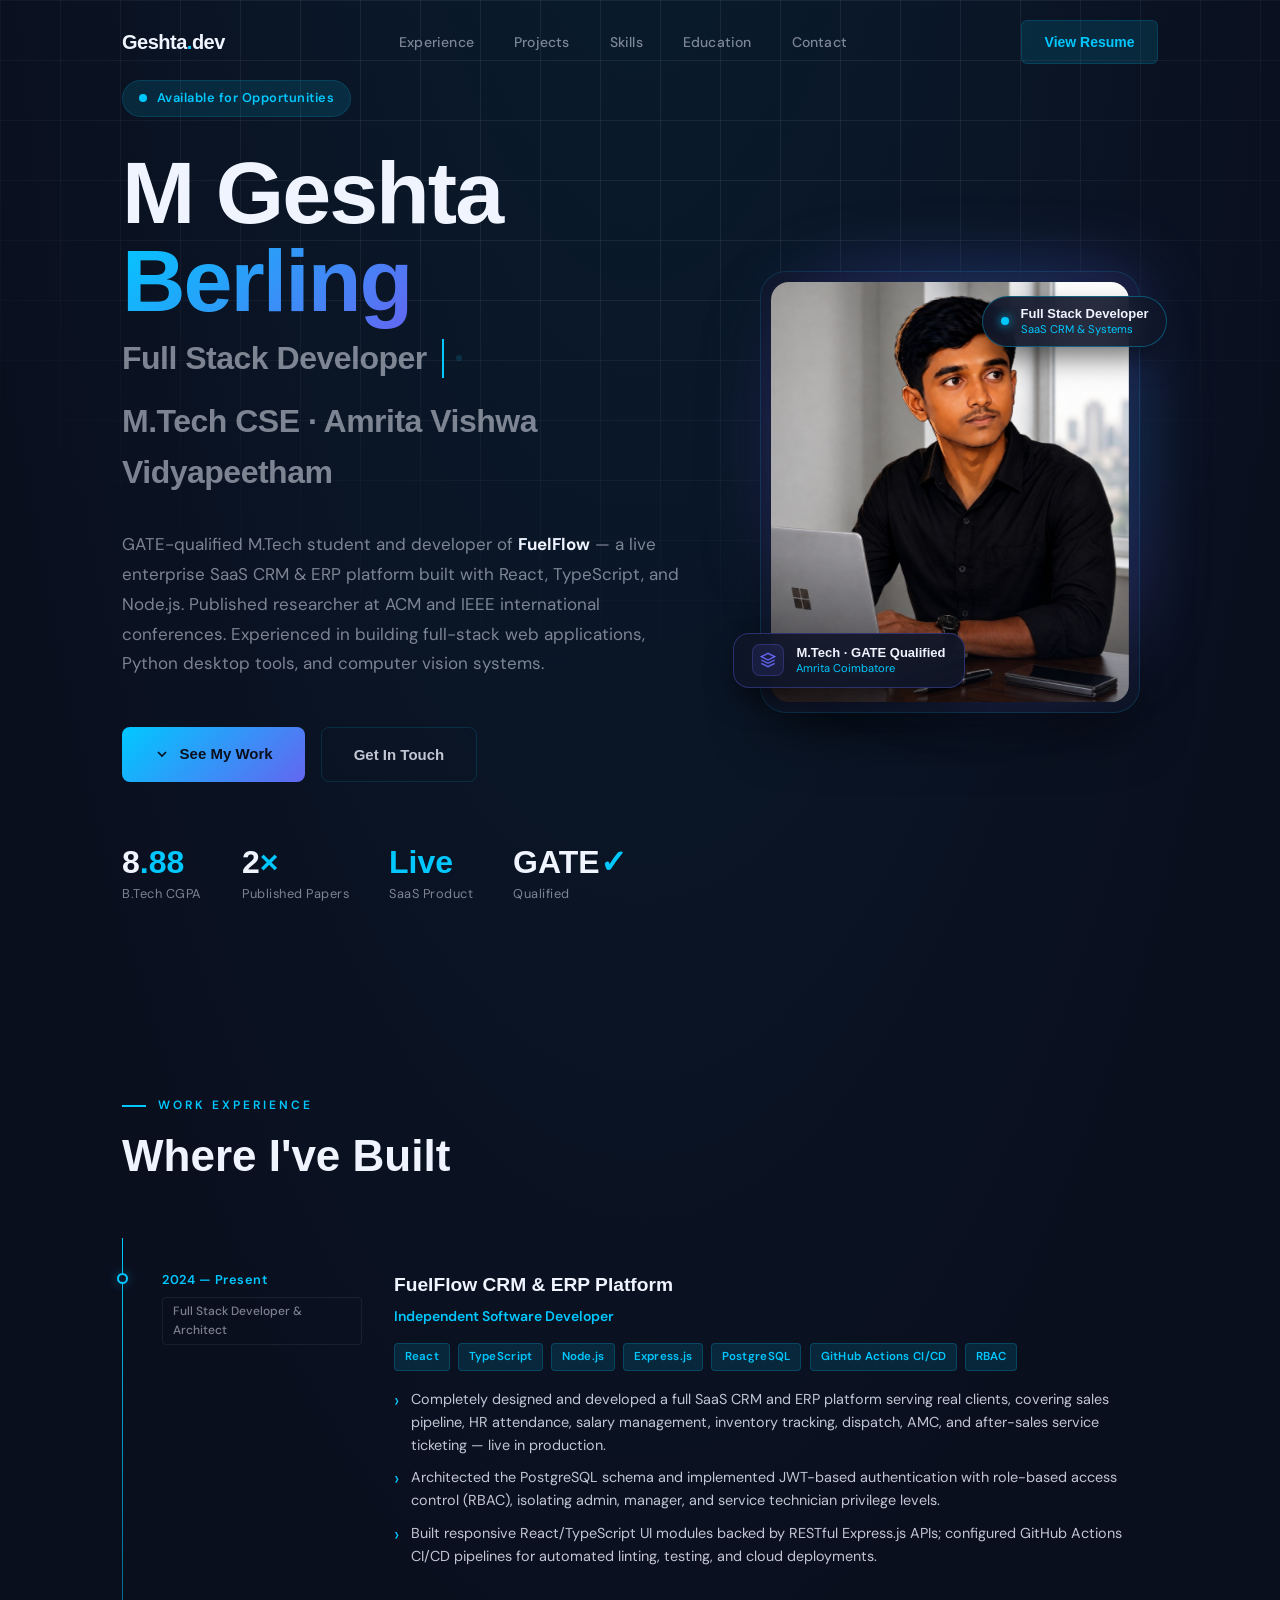
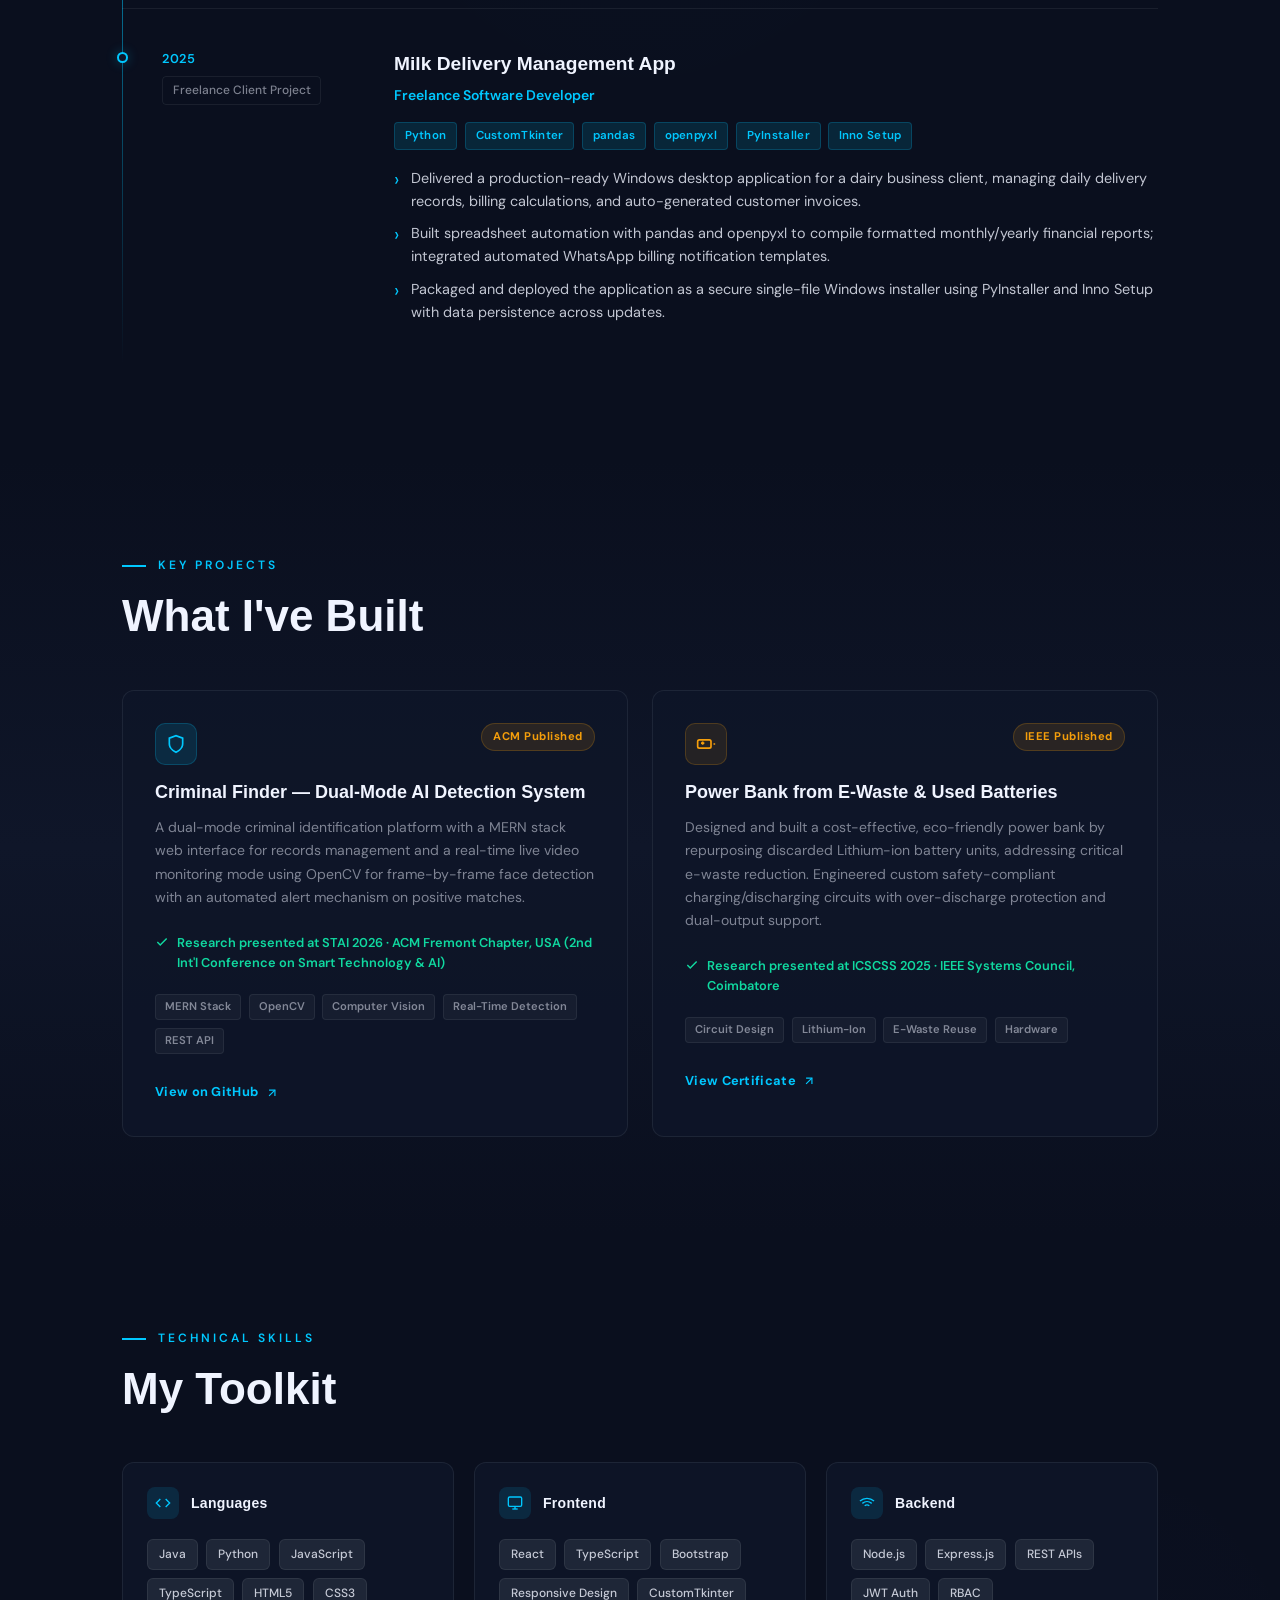
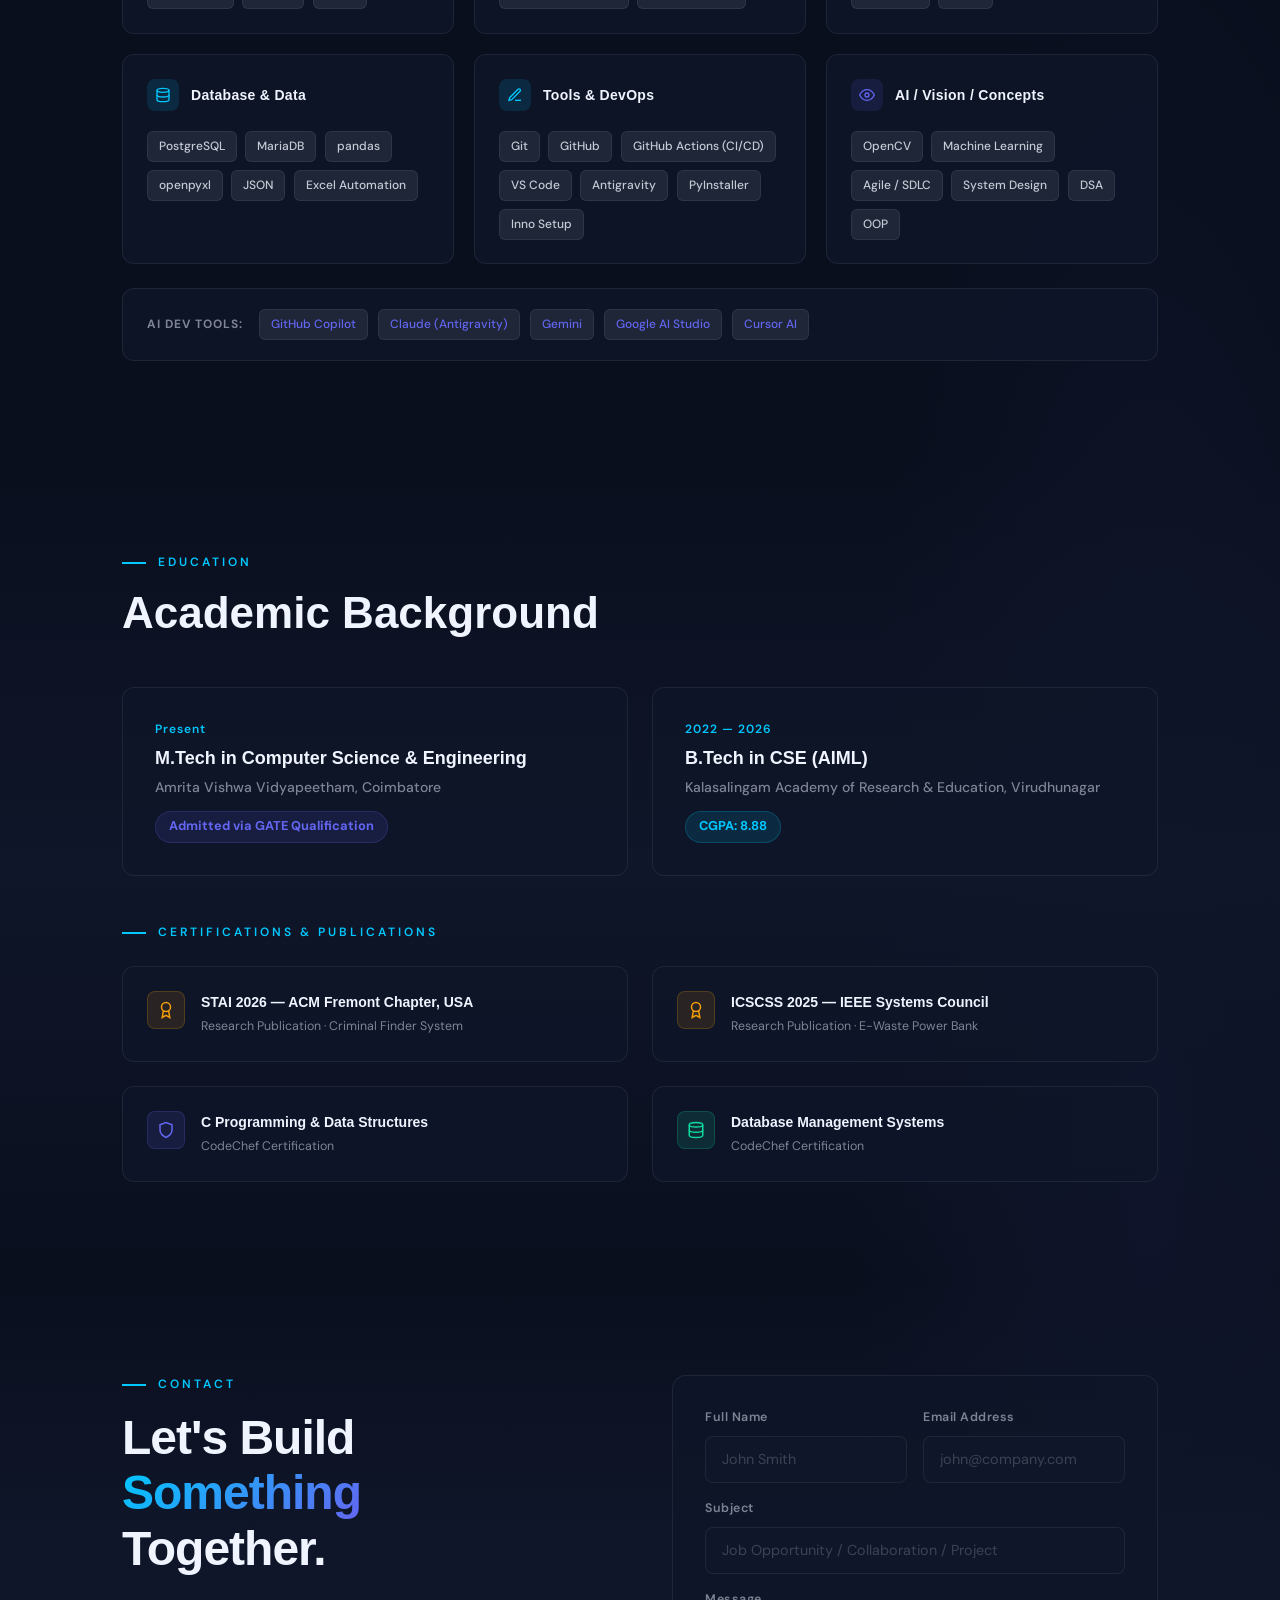
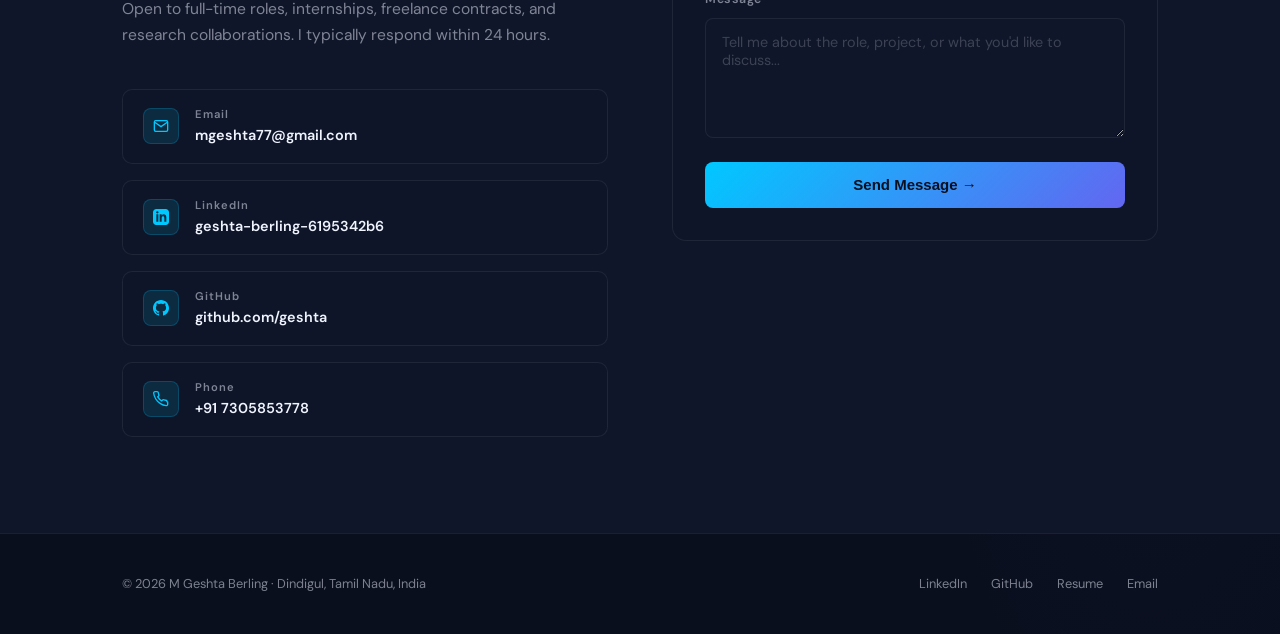
<file: index.html>
<!DOCTYPE html>
<html lang="en">
<head>
  <meta charset="UTF-8">
  <meta name="viewport" content="width=device-width, initial-scale=1.0">
  <title>M Geshta Berling | Full Stack Developer & AIML Engineer</title>
  <meta name="description" content="M Geshta Berling — Full Stack Developer (React, Node.js, PostgreSQL), Desktop App Engineer (Python), and M.Tech student at Amrita Vishwa Vidyapeetham. GATE qualified.">
  <meta property="og:title" content="M Geshta Berling | Full Stack Developer">
  <meta property="og:description" content="Architect & Developer of FuelFlow SaaS CRM/ERP. Published researcher. M.Tech @ Amrita (GATE). Open to opportunities.">
  <meta property="og:type" content="website">
  <link rel="stylesheet" href="styles/portfolio.css">
  <link rel="icon" href="data:image/svg+xml,<svg xmlns='http://www.w3.org/2000/svg' viewBox='0 0 100 100'><text y='.9em' font-size='90'>⚡</text></svg>">
</head>
<body>

  <!-- ═══════════ NAVIGATION ════════════ -->
  <nav class="nav" id="main-nav">
    <div class="container nav-inner">
      <a href="#" class="nav-logo">
        Geshta<em>.</em>dev
      </a>
      <ul class="nav-links" id="nav-links">
        <li><a href="#experience">Experience</a></li>
        <li><a href="#projects">Projects</a></li>
        <li><a href="#skills">Skills</a></li>
        <li><a href="#education">Education</a></li>
        <li><a href="#contact">Contact</a></li>
      </ul>
      <div class="nav-cta">
        <a href="resume.html" class="btn-nav">View Resume</a>
        <button class="hamburger" id="hamburger" aria-label="Toggle menu">
          <span></span><span></span><span></span>
        </button>
      </div>
    </div>
  </nav>

  <!-- ═══════════ HERO ════════════ -->
  <section class="hero">
    <div class="hero-grid-bg"></div>
    <div class="container">
      <div class="hero-grid">
        <div class="hero-content">
          <div class="hero-tag">
            <span class="hero-tag-dot"></span>
            Available for Opportunities
          </div>

          <h1 class="hero-name">
            M Geshta<br><span>Berling</span>
          </h1>

          <div class="hero-role">
            <span id="typing-text"></span><span class="typing-cursor" style="display:inline-block;width:2px;height:1.2em;background:var(--cyan);margin-left:3px;animation:blink .8s infinite;vertical-align:middle;"></span>
            <span class="hero-role-divider"></span>
            <span>M.Tech CSE · Amrita Vishwa Vidyapeetham</span>
          </div>

          <p class="hero-bio">
            GATE-qualified M.Tech student and developer of <strong style="color:var(--white)">FuelFlow</strong> — a live enterprise SaaS CRM & ERP platform built with React, TypeScript, and Node.js. Published researcher at ACM and IEEE international conferences. Experienced in building full-stack web applications, Python desktop tools, and computer vision systems.
          </p>

          <div class="hero-actions">
            <a href="#experience" class="btn-primary-hero">
              <svg width="16" height="16" viewBox="0 0 24 24" fill="none" stroke="currentColor" stroke-width="2.5"><polyline points="6 9 12 15 18 9"/></svg>
              See My Work
            </a>
            <a href="#contact" class="btn-outline-hero">
              Get In Touch
            </a>
          </div>

          <div class="hero-metrics">
            <div class="metric">
              <span class="metric-value">8<em>.88</em></span>
              <span class="metric-label">B.Tech CGPA</span>
            </div>
            <div class="metric">
              <span class="metric-value">2<em>×</em></span>
              <span class="metric-label">Published Papers</span>
            </div>
            <div class="metric">
              <span class="metric-value"><em>Live</em></span>
              <span class="metric-label">SaaS Product</span>
            </div>
            <div class="metric">
              <span class="metric-value">GATE<em>✓</em></span>
              <span class="metric-label">Qualified</span>
            </div>
          </div>
        </div>

        <div class="hero-visual">
          <div class="hero-photo-card">
            <div class="hero-photo-glow"></div>
            <div class="hero-photo-inner">
              <img src="geshta.jpg" alt="M Geshta Berling" class="hero-photo-img" width="380" height="420" fetchpriority="high">
              <div class="hero-photo-overlay"></div>
            </div>
            
            <div class="hero-chip chip-top">
              <span class="chip-status-pulse"></span>
              <div class="chip-text">
                <span class="chip-title">Full Stack Developer</span>
                <span class="chip-subtitle">SaaS CRM & Systems</span>
              </div>
            </div>

            <div class="hero-chip chip-bottom">
              <div class="chip-icon">
                <svg width="16" height="16" viewBox="0 0 24 24" fill="none" stroke="currentColor" stroke-width="2"><path d="M12 2L2 7l10 5 10-5-10-5zM2 17l10 5 10-5M2 12l10 5 10-5"/></svg>
              </div>
              <div class="chip-text">
                <span class="chip-title">M.Tech · GATE Qualified</span>
                <span class="chip-subtitle">Amrita Coimbatore</span>
              </div>
            </div>
          </div>
        </div>
      </div>
    </div>
  </section>

  <!-- ═══════════ EXPERIENCE ════════════ -->
  <section id="experience">
    <div class="container">
      <div class="fade-up">
        <p class="section-label">Work Experience</p>
        <h2 class="section-heading">Where I've Built</h2>
      </div>

      <div class="experience-list">

        <!-- FuelFlow CRM -->
        <div class="exp-item fade-up">
          <div class="exp-meta">
            <div class="exp-period">2024 — Present</div>
            <span class="exp-type">Full Stack Developer & Architect</span>
          </div>
          <div class="exp-body">
            <h3 class="exp-title">FuelFlow CRM & ERP Platform</h3>
            <div class="exp-subtitle">Independent Software Developer</div>
            <div class="exp-stack">
              <span class="stack-tag">React</span>
              <span class="stack-tag">TypeScript</span>
              <span class="stack-tag">Node.js</span>
              <span class="stack-tag">Express.js</span>
              <span class="stack-tag">PostgreSQL</span>
              <span class="stack-tag">GitHub Actions CI/CD</span>
              <span class="stack-tag">RBAC</span>
            </div>
            <ul class="exp-bullets">
              <li>Completely designed and developed a full SaaS CRM and ERP platform serving real clients, covering sales pipeline, HR attendance, salary management, inventory tracking, dispatch, AMC, and after-sales service ticketing — live in production.</li>
              <li>Architected the PostgreSQL schema and implemented JWT-based authentication with role-based access control (RBAC), isolating admin, manager, and service technician privilege levels.</li>
              <li>Built responsive React/TypeScript UI modules backed by RESTful Express.js APIs; configured GitHub Actions CI/CD pipelines for automated linting, testing, and cloud deployments.</li>
            </ul>
          </div>
        </div>

        <!-- Milk Delivery App -->
        <div class="exp-item fade-up">
          <div class="exp-meta">
            <div class="exp-period">2025</div>
            <span class="exp-type">Freelance Client Project</span>
          </div>
          <div class="exp-body">
            <h3 class="exp-title">Milk Delivery Management App</h3>
            <div class="exp-subtitle">Freelance Software Developer</div>
            <div class="exp-stack">
              <span class="stack-tag">Python</span>
              <span class="stack-tag">CustomTkinter</span>
              <span class="stack-tag">pandas</span>
              <span class="stack-tag">openpyxl</span>
              <span class="stack-tag">PyInstaller</span>
              <span class="stack-tag">Inno Setup</span>
            </div>
            <ul class="exp-bullets">
              <li>Delivered a production-ready Windows desktop application for a dairy business client, managing daily delivery records, billing calculations, and auto-generated customer invoices.</li>
              <li>Built spreadsheet automation with pandas and openpyxl to compile formatted monthly/yearly financial reports; integrated automated WhatsApp billing notification templates.</li>
              <li>Packaged and deployed the application as a secure single-file Windows installer using PyInstaller and Inno Setup with data persistence across updates.</li>
            </ul>
          </div>
        </div>

      </div>
    </div>
  </section>

  <!-- ═══════════ PROJECTS ════════════ -->
  <section id="projects" style="background: linear-gradient(180deg, transparent, var(--navy-2) 50%, transparent);">
    <div class="container">
      <div class="fade-up">
        <p class="section-label">Key Projects</p>
        <h2 class="section-heading">What I've Built</h2>
      </div>

      <div class="projects-grid">

        <!-- Criminal Finder -->
        <div class="project-card fade-up">
          <div class="project-header">
            <div class="project-icon-box">
              <svg viewBox="0 0 24 24" fill="none" stroke="currentColor" stroke-width="2">
                <path d="M12 22s8-4 8-10V5l-8-3-8 3v7c0 6 8 10 8 10z"/>
              </svg>
            </div>
            <span class="project-badge badge-published">ACM Published</span>
          </div>
          <h3 class="project-title">Criminal Finder — Dual-Mode AI Detection System</h3>
          <p class="project-desc">
            A dual-mode criminal identification platform with a MERN stack web interface for records management and a real-time live video monitoring mode using OpenCV for frame-by-frame face detection with an automated alert mechanism on positive matches.
          </p>
          <div class="project-achievement">
            <svg viewBox="0 0 24 24" fill="none" stroke="currentColor" stroke-width="2.5"><polyline points="20 6 9 17 4 12"/></svg>
            Research presented at STAI 2026 · ACM Fremont Chapter, USA (2nd Int'l Conference on Smart Technology & AI)
          </div>
          <div class="project-stack">
            <span class="project-tag">MERN Stack</span>
            <span class="project-tag">OpenCV</span>
            <span class="project-tag">Computer Vision</span>
            <span class="project-tag">Real-Time Detection</span>
            <span class="project-tag">REST API</span>
          </div>
          <a href="https://github.com/geshta" target="_blank" class="project-link">
            View on GitHub
            <svg viewBox="0 0 24 24" fill="none" stroke="currentColor" stroke-width="2"><line x1="7" y1="17" x2="17" y2="7"/><polyline points="7 7 17 7 17 17"/></svg>
          </a>
        </div>

        <!-- Power Bank -->
        <div class="project-card fade-up">
          <div class="project-header">
            <div class="project-icon-box" style="background:rgba(245,158,11,0.1);color:var(--amber);border-color:rgba(245,158,11,0.2);">
              <svg viewBox="0 0 24 24" fill="none" stroke="currentColor" stroke-width="2">
                <rect x="2" y="7" width="16" height="10" rx="2" ry="2"/>
                <line x1="22" y1="11" x2="22" y2="13"/>
                <line x1="6" y1="11" x2="10" y2="11"/>
                <line x1="8" y1="9" x2="8" y2="13"/>
              </svg>
            </div>
            <span class="project-badge badge-published">IEEE Published</span>
          </div>
          <h3 class="project-title">Power Bank from E-Waste & Used Batteries</h3>
          <p class="project-desc">
            Designed and built a cost-effective, eco-friendly power bank by repurposing discarded Lithium-ion battery units, addressing critical e-waste reduction. Engineered custom safety-compliant charging/discharging circuits with over-discharge protection and dual-output support.
          </p>
          <div class="project-achievement">
            <svg viewBox="0 0 24 24" fill="none" stroke="currentColor" stroke-width="2.5"><polyline points="20 6 9 17 4 12"/></svg>
            Research presented at ICSCSS 2025 · IEEE Systems Council, Coimbatore
          </div>
          <div class="project-stack">
            <span class="project-tag">Circuit Design</span>
            <span class="project-tag">Lithium-Ion</span>
            <span class="project-tag">E-Waste Reuse</span>
            <span class="project-tag">Hardware</span>
          </div>
          <a href="https://drive.google.com/drive/folders/1lTL39di_Y6YnKEQljjc7nlmwrb6xn_AQ?usp=drive_link" target="_blank" class="project-link">
            View Certificate
            <svg viewBox="0 0 24 24" fill="none" stroke="currentColor" stroke-width="2"><line x1="7" y1="17" x2="17" y2="7"/><polyline points="7 7 17 7 17 17"/></svg>
          </a>
        </div>

      </div>
    </div>
  </section>

  <!-- ═══════════ SKILLS ════════════ -->
  <section id="skills">
    <div class="container">
      <div class="fade-up">
        <p class="section-label">Technical Skills</p>
        <h2 class="section-heading">My Toolkit</h2>
      </div>

      <div class="skills-bento fade-up">
        <div class="skill-group">
          <div class="skill-group-header">
            <div class="skill-group-icon">
              <svg viewBox="0 0 24 24" fill="none" stroke="currentColor" stroke-width="2"><polyline points="16 18 22 12 16 6"/><polyline points="8 6 2 12 8 18"/></svg>
            </div>
            <span class="skill-group-title">Languages</span>
          </div>
          <div class="skill-tags-wrap">
            <span class="s-tag">Java</span>
            <span class="s-tag">Python</span>
            <span class="s-tag">JavaScript</span>
            <span class="s-tag">TypeScript</span>
            <span class="s-tag">HTML5</span>
            <span class="s-tag">CSS3</span>
          </div>
        </div>

        <div class="skill-group">
          <div class="skill-group-header">
            <div class="skill-group-icon">
              <svg viewBox="0 0 24 24" fill="none" stroke="currentColor" stroke-width="2"><rect x="2" y="3" width="20" height="14" rx="2" ry="2"/><line x1="8" y1="21" x2="16" y2="21"/><line x1="12" y1="17" x2="12" y2="21"/></svg>
            </div>
            <span class="skill-group-title">Frontend</span>
          </div>
          <div class="skill-tags-wrap">
            <span class="s-tag">React</span>
            <span class="s-tag">TypeScript</span>
            <span class="s-tag">Bootstrap</span>
            <span class="s-tag">Responsive Design</span>
            <span class="s-tag">CustomTkinter</span>
          </div>
        </div>

        <div class="skill-group">
          <div class="skill-group-header">
            <div class="skill-group-icon">
              <svg viewBox="0 0 24 24" fill="none" stroke="currentColor" stroke-width="2"><path d="M5 12.55a11 11 0 0 1 14.08 0"/><path d="M1.42 9a16 16 0 0 1 21.16 0"/><path d="M8.53 16.11a6 6 0 0 1 6.95 0"/><line x1="12" y1="20" x2="12.01" y2="20"/></svg>
            </div>
            <span class="skill-group-title">Backend</span>
          </div>
          <div class="skill-tags-wrap">
            <span class="s-tag">Node.js</span>
            <span class="s-tag">Express.js</span>
            <span class="s-tag">REST APIs</span>
            <span class="s-tag">JWT Auth</span>
            <span class="s-tag">RBAC</span>
          </div>
        </div>

        <div class="skill-group">
          <div class="skill-group-header">
            <div class="skill-group-icon">
              <svg viewBox="0 0 24 24" fill="none" stroke="currentColor" stroke-width="2"><ellipse cx="12" cy="5" rx="9" ry="3"/><path d="M3 5v14c0 1.66 4 3 9 3s9-1.34 9-3V5"/><path d="M3 12c0 1.66 4 3 9 3s9-1.34 9-3"/></svg>
            </div>
            <span class="skill-group-title">Database & Data</span>
          </div>
          <div class="skill-tags-wrap">
            <span class="s-tag">PostgreSQL</span>
            <span class="s-tag">MariaDB</span>
            <span class="s-tag">pandas</span>
            <span class="s-tag">openpyxl</span>
            <span class="s-tag">JSON</span>
            <span class="s-tag">Excel Automation</span>
          </div>
        </div>

        <div class="skill-group">
          <div class="skill-group-header">
            <div class="skill-group-icon">
              <svg viewBox="0 0 24 24" fill="none" stroke="currentColor" stroke-width="2"><path d="M12 20h9"/><path d="M16.5 3.5a2.121 2.121 0 0 1 3 3L7 19l-4 1 1-4L16.5 3.5z"/></svg>
            </div>
            <span class="skill-group-title">Tools & DevOps</span>
          </div>
          <div class="skill-tags-wrap">
            <span class="s-tag">Git</span>
            <span class="s-tag">GitHub</span>
            <span class="s-tag">GitHub Actions (CI/CD)</span>
            <span class="s-tag">VS Code</span>
            <span class="s-tag">Antigravity</span>
            <span class="s-tag">PyInstaller</span>
            <span class="s-tag">Inno Setup</span>
          </div>
        </div>

        <div class="skill-group">
          <div class="skill-group-header">
            <div class="skill-group-icon" style="background:var(--indigo-dim);color:var(--indigo);border-color:rgba(99,102,241,0.2)">
              <svg viewBox="0 0 24 24" fill="none" stroke="currentColor" stroke-width="2"><path d="M1 12s4-8 11-8 11 8 11 8-4 8-11 8-11-8-11-8z"/><circle cx="12" cy="12" r="3"/></svg>
            </div>
            <span class="skill-group-title">AI / Vision / Concepts</span>
          </div>
          <div class="skill-tags-wrap">
            <span class="s-tag">OpenCV</span>
            <span class="s-tag">Machine Learning</span>
            <span class="s-tag">Agile / SDLC</span>
            <span class="s-tag">System Design</span>
            <span class="s-tag">DSA</span>
            <span class="s-tag">OOP</span>
          </div>
        </div>
      </div>

      <!-- AI Dev Tools Row -->
      <div style="margin-top:1.5rem; padding: 1.25rem 1.5rem; background: var(--navy-card); border: 1px solid var(--border-subtle); border-radius: 12px; display: flex; align-items: center; gap: 1rem; flex-wrap: wrap;" class="fade-up">
        <span style="font-size:0.75rem; font-weight:700; color:var(--white-50); letter-spacing:1px; text-transform:uppercase;">AI Dev Tools:</span>
        <div style="display:flex; gap: 0.6rem; flex-wrap: wrap;">
          <span class="s-tag" style="color:var(--indigo)">GitHub Copilot</span>
          <span class="s-tag" style="color:var(--indigo)">Claude (Antigravity)</span>
          <span class="s-tag" style="color:var(--indigo)">Gemini</span>
          <span class="s-tag" style="color:var(--indigo)">Google AI Studio</span>
          <span class="s-tag" style="color:var(--indigo)">Cursor AI</span>
        </div>
      </div>
    </div>
  </section>

  <!-- ═══════════ EDUCATION ════════════ -->
  <section id="education" style="background: linear-gradient(180deg, transparent, var(--navy-2) 50%, transparent);">
    <div class="container">
      <div class="fade-up">
        <p class="section-label">Education</p>
        <h2 class="section-heading">Academic Background</h2>
      </div>

      <div class="education-grid fade-up">
        <div class="edu-card">
          <div class="edu-period">Present</div>
          <h3 class="edu-degree">M.Tech in Computer Science & Engineering</h3>
          <p class="edu-institution">Amrita Vishwa Vidyapeetham, Coimbatore</p>
          <span class="edu-detail gate">Admitted via GATE Qualification</span>
        </div>
        <div class="edu-card">
          <div class="edu-period">2022 — 2026</div>
          <h3 class="edu-degree">B.Tech in CSE (AIML)</h3>
          <p class="edu-institution">Kalasalingam Academy of Research & Education, Virudhunagar</p>
          <span class="edu-detail cgpa">CGPA: 8.88</span>
        </div>
      </div>

      <!-- Certifications -->
      <div style="margin-top:3rem;" class="fade-up">
        <p class="section-label">Certifications & Publications</p>
        <div class="achievements-row">
          <div class="cert-card">
            <div class="cert-icon gold">
              <svg viewBox="0 0 24 24" fill="none" stroke="currentColor" stroke-width="2"><circle cx="12" cy="8" r="6"/><path d="M15.477 12.89L17 22l-5-3-5 3 1.523-9.11"/></svg>
            </div>
            <div class="cert-body">
              <div class="cert-title">STAI 2026 — ACM Fremont Chapter, USA</div>
              <div class="cert-issuer">Research Publication · Criminal Finder System</div>
            </div>
          </div>
          <div class="cert-card">
            <div class="cert-icon gold">
              <svg viewBox="0 0 24 24" fill="none" stroke="currentColor" stroke-width="2"><circle cx="12" cy="8" r="6"/><path d="M15.477 12.89L17 22l-5-3-5 3 1.523-9.11"/></svg>
            </div>
            <div class="cert-body">
              <div class="cert-title">ICSCSS 2025 — IEEE Systems Council</div>
              <div class="cert-issuer">Research Publication · E-Waste Power Bank</div>
            </div>
          </div>
          <div class="cert-card">
            <div class="cert-icon blue">
              <svg viewBox="0 0 24 24" fill="none" stroke="currentColor" stroke-width="2"><path d="M12 22s8-4 8-10V5l-8-3-8 3v7c0 6 8 10 8 10z"/></svg>
            </div>
            <div class="cert-body">
              <div class="cert-title">C Programming & Data Structures</div>
              <div class="cert-issuer">CodeChef Certification</div>
            </div>
          </div>
          <div class="cert-card">
            <div class="cert-icon green">
              <svg viewBox="0 0 24 24" fill="none" stroke="currentColor" stroke-width="2"><ellipse cx="12" cy="5" rx="9" ry="3"/><path d="M3 5v14c0 1.66 4 3 9 3s9-1.34 9-3V5"/><path d="M3 12c0 1.66 4 3 9 3s9-1.34 9-3"/></svg>
            </div>
            <div class="cert-body">
              <div class="cert-title">Database Management Systems</div>
              <div class="cert-issuer">CodeChef Certification</div>
            </div>
          </div>
        </div>
      </div>
    </div>
  </section>

  <!-- ═══════════ CONTACT ════════════ -->
  <section id="contact">
    <div class="container">
      <div class="contact-grid">
        <div class="fade-up">
          <p class="section-label">Contact</p>
          <h2 class="contact-headline">Let's Build<br><em>Something</em><br>Together.</h2>
          <p class="contact-subtext">
            Open to full-time roles, internships, freelance contracts, and research collaborations. I typically respond within 24 hours.
          </p>
          <div class="contact-links">
            <a href="mailto:mgeshta77@gmail.com" class="contact-link">
              <div class="contact-link-icon">
                <svg viewBox="0 0 24 24" fill="none" stroke="currentColor" stroke-width="2"><path d="M4 4h16c1.1 0 2 .9 2 2v12c0 1.1-.9 2-2 2H4c-1.1 0-2-.9-2-2V6c0-1.1.9-2 2-2z"/><polyline points="22,6 12,13 2,6"/></svg>
              </div>
              <div>
                <div class="contact-link-label">Email</div>
                <div class="contact-link-value">mgeshta77@gmail.com</div>
              </div>
            </a>
            <a href="http://www.linkedin.com/in/geshta-berling-6195342b6" target="_blank" class="contact-link">
              <div class="contact-link-icon">
                <svg viewBox="0 0 24 24" fill="currentColor"><path d="M19 0h-14c-2.761 0-5 2.239-5 5v14c0 2.761 2.239 5 5 5h14c2.762 0 5-2.239 5-5v-14c0-2.761-2.238-5-5-5zm-11 19h-3v-11h3v11zm-1.5-12.268c-.966 0-1.75-.779-1.75-1.75s.784-1.75 1.75-1.75 1.75.779 1.75 1.75-.784 1.75-1.75 1.75zm13.5 12.268h-3v-5.604c0-3.368-4-3.113-4 0v5.604h-3v-11h3v1.765c1.396-2.586 7-2.777 7 2.476v6.759z"/></svg>
              </div>
              <div>
                <div class="contact-link-label">LinkedIn</div>
                <div class="contact-link-value">geshta-berling-6195342b6</div>
              </div>
            </a>
            <a href="https://github.com/geshta" target="_blank" class="contact-link">
              <div class="contact-link-icon">
                <svg viewBox="0 0 24 24" fill="currentColor"><path d="M12 0c-6.626 0-12 5.373-12 12 0 5.302 3.438 9.8 8.207 11.387.599.111.793-.261.793-.577v-2.234c-3.338.726-4.033-1.416-4.033-1.416-.546-1.387-1.333-1.756-1.333-1.756-1.089-.745.083-.729.083-.729 1.205.084 1.839 1.237 1.839 1.237 1.07 1.834 2.807 1.304 3.492.997.107-.775.418-1.305.762-1.604-2.665-.305-5.467-1.334-5.467-5.931 0-1.311.469-2.381 1.236-3.221-.124-.303-.535-1.524.117-3.176 0 0 1.008-.322 3.301 1.23.957-.266 1.983-.399 3.003-.404 1.02.005 2.047.138 3.006.404 2.291-1.552 3.297-1.23 3.297-1.23.653 1.653.242 2.874.118 3.176.77.84 1.235 1.911 1.235 3.221 0 4.609-2.807 5.624-5.479 5.921.43.372.823 1.102.823 2.222v3.293c0 .319.192.694.801.576 4.765-1.589 8.199-6.086 8.199-11.386 0-6.627-5.373-12-12-12z"/></svg>
              </div>
              <div>
                <div class="contact-link-label">GitHub</div>
                <div class="contact-link-value">github.com/geshta</div>
              </div>
            </a>
            <a href="tel:+917305853778" class="contact-link">
              <div class="contact-link-icon">
                <svg viewBox="0 0 24 24" fill="none" stroke="currentColor" stroke-width="2"><path d="M22 16.92v3a2 2 0 0 1-2.18 2 19.79 19.79 0 0 1-8.63-3.07A19.5 19.5 0 0 1 4.13 12 19.79 19.79 0 0 1 1.06 3.4 2 2 0 0 1 3.05 1h3a2 2 0 0 1 2 1.72c.127.96.361 1.903.7 2.81a2 2 0 0 1-.45 2.11L7.09 8.91a16 16 0 0 0 6 6l1.27-1.27a2 2 0 0 1 2.11-.45c.907.339 1.85.573 2.81.7A2 2 0 0 1 21 16l.92.92z"/></svg>
              </div>
              <div>
                <div class="contact-link-label">Phone</div>
                <div class="contact-link-value">+91 7305853778</div>
              </div>
            </a>
          </div>
        </div>

        <div class="fade-up">
          <div class="contact-form-box">
            <form id="contact-form" action="https://api.web3forms.com/submit" method="POST">
              <input type="hidden" name="access_key" value="e65890ea-51b6-4d00-a2ff-5b5c767de483">
              <input type="hidden" name="subject" value="New Portfolio Enquiry">
              <input type="checkbox" name="botcheck" style="display:none">

              <div class="form-row">
                <div class="form-group">
                  <label for="cf-name">Full Name</label>
                  <input id="cf-name" name="name" type="text" class="form-input" placeholder="John Smith" required>
                </div>
                <div class="form-group">
                  <label for="cf-email">Email Address</label>
                  <input id="cf-email" name="email" type="email" class="form-input" placeholder="john@company.com" required>
                </div>
              </div>
              <div class="form-group">
                <label for="cf-subject">Subject</label>
                <input id="cf-subject" name="subject_detail" type="text" class="form-input" placeholder="Job Opportunity / Collaboration / Project">
              </div>
              <div class="form-group">
                <label for="cf-message">Message</label>
                <textarea id="cf-message" name="message" class="form-textarea" placeholder="Tell me about the role, project, or what you'd like to discuss..." required></textarea>
              </div>
              <div id="form-status" class="form-status"></div>
              <button type="submit" class="form-submit">Send Message →</button>
            </form>
          </div>
        </div>
      </div>
    </div>
  </section>

  <!-- ═══════════ FOOTER ════════════ -->
  <footer class="footer">
    <div class="container footer-inner">
      <span class="footer-copy">© 2026 M Geshta Berling · Dindigul, Tamil Nadu, India</span>
      <div class="footer-links">
        <a href="http://www.linkedin.com/in/geshta-berling-6195342b6" target="_blank">LinkedIn</a>
        <a href="https://github.com/geshta" target="_blank">GitHub</a>
        <a href="resume.html">Resume</a>
        <a href="mailto:mgeshta77@gmail.com">Email</a>
      </div>
    </div>
  </footer>

  <style>
    @keyframes blink { 50% { opacity: 0; } }
  </style>
  <script src="js/main.js"></script>
</body>
</html>
</file>
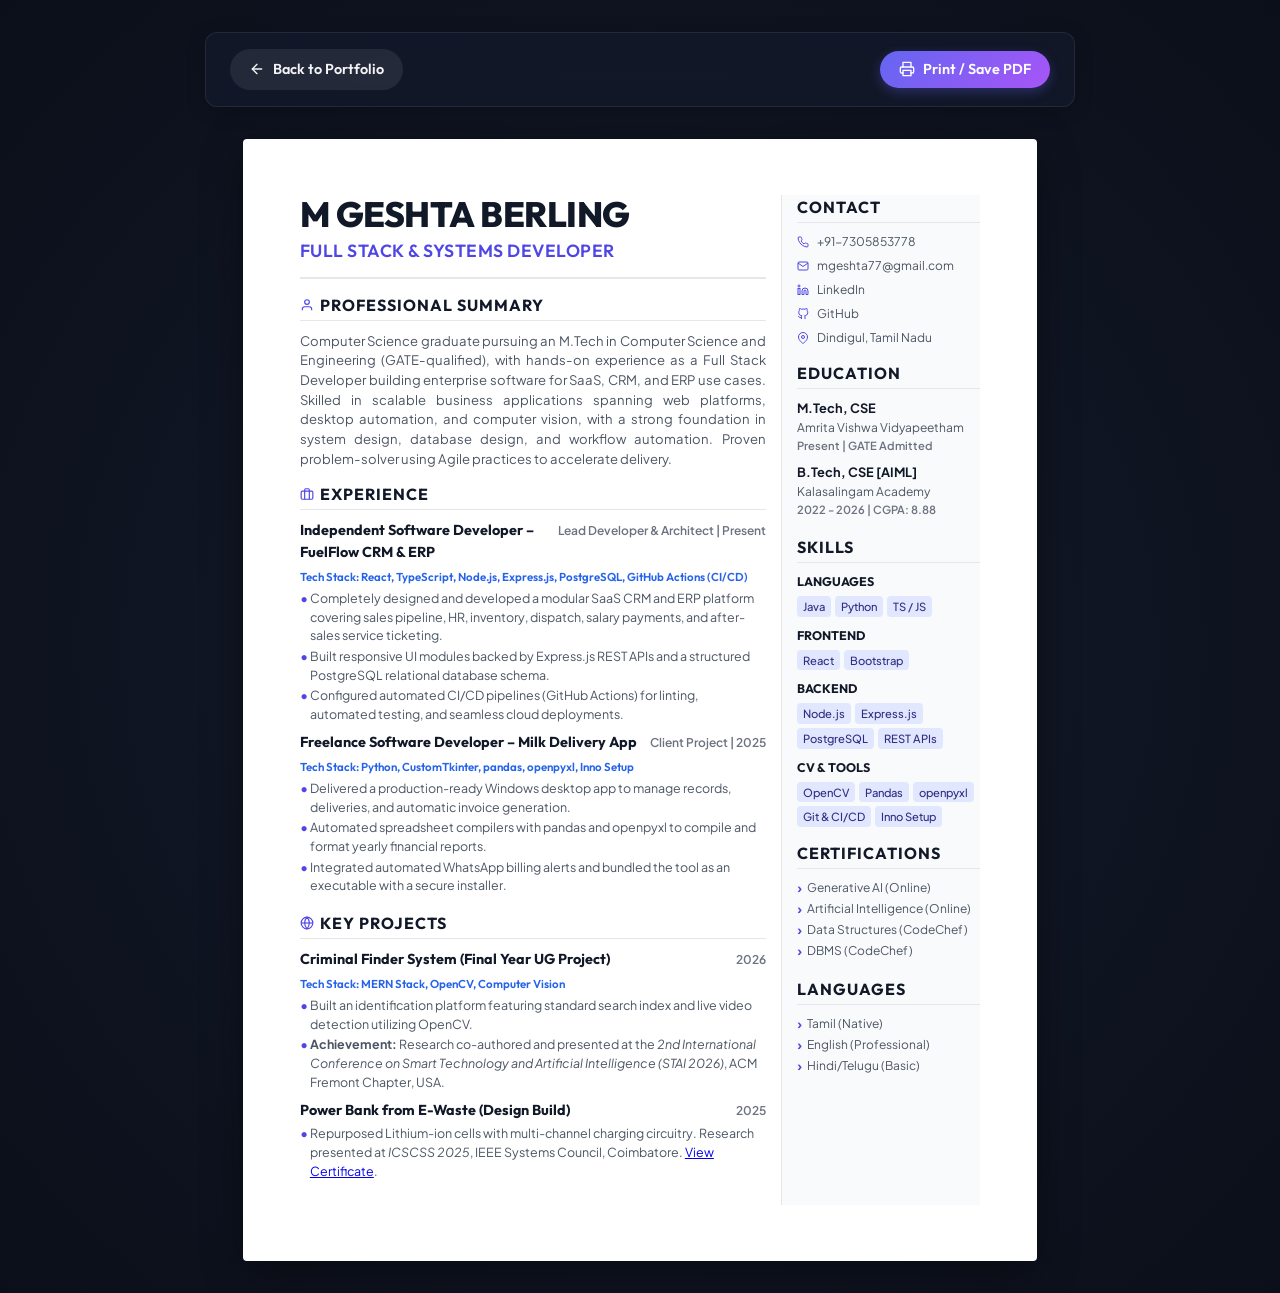
<file: resume.html>
<!DOCTYPE html>
<html lang="en">
<head>
  <meta charset="UTF-8">
  <meta name="viewport" content="width=device-width, initial-scale=1.0">
  <title>M Geshta Berling - Resume</title>
  <link rel="stylesheet" href="styles/resume.css">
</head>
<body>

  <!-- Controls (hidden on print) -->
  <div class="control-banner">
    <a href="index.html" class="control-btn btn-back">
      <svg width="16" height="16" viewBox="0 0 24 24" fill="none" stroke="currentColor" stroke-width="2" stroke-linecap="round" stroke-linejoin="round">
        <line x1="19" y1="12" x2="5" y2="12"></line>
        <polyline points="12 19 5 12 12 5"></polyline>
      </svg>
      Back to Portfolio
    </a>
    <div class="control-btn-group">
      <button onclick="window.print()" class="control-btn btn-print">
        <svg width="16" height="16" viewBox="0 0 24 24" fill="none" stroke="currentColor" stroke-width="2" stroke-linecap="round" stroke-linejoin="round">
          <polyline points="6 9 6 2 18 2 18 9"></polyline>
          <path d="M6 18H4a2 2 0 0 1-2-2v-5a2 2 0 0 1 2-2h16a2 2 0 0 1 2 2v5a2 2 0 0 1-2 2h-2"></path>
          <rect x="6" y="14" width="12" height="8"></rect>
        </svg>
        Print / Save PDF
      </button>
    </div>
  </div>

  <!-- A4 Page Container -->
  <div class="resume-paper">
    
    <!-- Main Left Column -->
    <div class="resume-main-col">
      <!-- Header -->
      <header class="resume-header">
        <div class="header-text">
          <h1>M GESHTA BERLING</h1>
          <h2>Full Stack & Systems Developer</h2>
        </div>
      </header>

      <!-- Profile Summary -->
      <section class="resume-section">
        <h3 class="resume-section-title">
          <svg viewBox="0 0 24 24" fill="none" stroke="currentColor" stroke-width="2"><path d="M20 21v-2a4 4 0 0 0-4-4H8a4 4 0 0 0-4 4v2"></path><circle cx="12" cy="7" r="4"></circle></svg>
          Professional Summary
        </h3>
        <p class="summary-text">
          Computer Science graduate pursuing an M.Tech in Computer Science and Engineering (GATE-qualified), with hands-on experience as a Full Stack Developer building enterprise software for SaaS, CRM, and ERP use cases. Skilled in scalable business applications spanning web platforms, desktop automation, and computer vision, with a strong foundation in system design, database design, and workflow automation. Proven problem-solver using Agile practices to accelerate delivery.
        </p>
      </section>

      <!-- Experience -->
      <section class="resume-section">
        <h3 class="resume-section-title">
          <svg viewBox="0 0 24 24" fill="none" stroke="currentColor" stroke-width="2"><rect x="2" y="7" width="20" height="14" rx="2" ry="2"></rect><path d="M16 21V5a2 2 0 0 0-2-2h-4a2 2 0 0 0-2 2v16"></path></svg>
          Experience
        </h3>

        <!-- Experience 1 -->
        <div class="resume-item">
          <div class="resume-item-header">
            <h4 class="resume-item-title">Independent Software Developer – FuelFlow CRM & ERP</h4>
            <span class="resume-item-date">Lead Developer & Architect | Present</span>
          </div>
          <p class="project-tech">Tech Stack: React, TypeScript, Node.js, Express.js, PostgreSQL, GitHub Actions (CI/CD)</p>
          <ul class="resume-item-desc">
            <li>Completely designed and developed a modular SaaS CRM and ERP platform covering sales pipeline, HR, inventory, dispatch, salary payments, and after-sales service ticketing.</li>
            <li>Built responsive UI modules backed by Express.js REST APIs and a structured PostgreSQL relational database schema.</li>
            <li>Configured automated CI/CD pipelines (GitHub Actions) for linting, automated testing, and seamless cloud deployments.</li>
          </ul>
        </div>

        <!-- Experience 2 -->
        <div class="resume-item">
          <div class="resume-item-header">
            <h4 class="resume-item-title">Freelance Software Developer – Milk Delivery App</h4>
            <span class="resume-item-date">Client Project | 2025</span>
          </div>
          <p class="project-tech">Tech Stack: Python, CustomTkinter, pandas, openpyxl, Inno Setup</p>
          <ul class="resume-item-desc">
            <li>Delivered a production-ready Windows desktop app to manage records, deliveries, and automatic invoice generation.</li>
            <li>Automated spreadsheet compilers with pandas and openpyxl to compile and format yearly financial reports.</li>
            <li>Integrated automated WhatsApp billing alerts and bundled the tool as an executable with a secure installer.</li>
          </ul>
        </div>
      </section>

      <!-- Projects -->
      <section class="resume-section">
        <h3 class="resume-section-title">
          <svg viewBox="0 0 24 24" fill="none" stroke="currentColor" stroke-width="2"><circle cx="12" cy="12" r="10"/><path d="M12 2a15.3 15.3 0 0 1 4 10 15.3 15.3 0 0 1-4 10 15.3 15.3 0 0 1-4-10 15.3 15.3 0 0 1 4-10z"/><path d="M2 12h20"/></svg>
          Key Projects
        </h3>

        <!-- Project 1 -->
        <div class="resume-item">
          <div class="resume-item-header">
            <h4 class="resume-item-title">Criminal Finder System (Final Year UG Project)</h4>
            <span class="resume-item-date">2026</span>
          </div>
          <p class="project-tech">Tech Stack: MERN Stack, OpenCV, Computer Vision</p>
          <ul class="resume-item-desc">
            <li>Built an identification platform featuring standard search index and live video detection utilizing OpenCV.</li>
            <li><strong>Achievement:</strong> Research co-authored and presented at the <em>2nd International Conference on Smart Technology and Artificial Intelligence (STAI 2026)</em>, ACM Fremont Chapter, USA.</li>
          </ul>
        </div>

        <!-- Project 2 -->
        <div class="resume-item">
          <div class="resume-item-header">
            <h4 class="resume-item-title">Power Bank from E-Waste (Design Build)</h4>
            <span class="resume-item-date">2025</span>
          </div>
          <ul class="resume-item-desc">
            <li>Repurposed Lithium-ion cells with multi-channel charging circuitry. Research presented at <em>ICSCSS 2025</em>, IEEE Systems Council, Coimbatore. <a href="https://drive.google.com/drive/folders/1lTL39di_Y6YnKEQljjc7nlmwrb6xn_AQ?usp=drive_link" target="_blank">View Certificate</a>.</li>
          </ul>
        </div>
      </section>
    </div>

    <!-- Sidebar Right Column -->
    <div class="resume-sidebar-col">
      <!-- Contact Info -->
      <section class="resume-section">
        <h3 class="resume-section-title">Contact</h3>
        <div class="sidebar-contact">
          <div class="contact-item">
            <svg viewBox="0 0 24 24" fill="none" stroke="currentColor" stroke-width="2"><path d="M22 16.92v3a2 2 0 0 1-2.18 2 19.79 19.79 0 0 1-8.63-3.07 19.5 19.5 0 0 1-6-6 19.79 19.79 0 0 1-3.07-8.67A2 2 0 0 1 4.11 2h3a2 2 0 0 1 2 1.72 12.84 12.84 0 0 0 .7 2.81 2 2 0 0 1-.45 2.11L8.09 9.91a16 16 0 0 0 6 6l1.27-1.27a2 2 0 0 1 2.11-.45 12.84 12.84 0 0 0 2.81.7A2 2 0 0 1 22 16.92z"/></svg>
            <span>+91-7305853778</span>
          </div>
          <div class="contact-item">
            <svg viewBox="0 0 24 24" fill="none" stroke="currentColor" stroke-width="2"><path d="M4 4h16c1.1 0 2 .9 2 2v12c0 1.1-.9 2-2 2H4c-1.1 0-2-.9-2-2V6c0-1.1.9-2 2-2z"/><polyline points="22,6 12,13 2,6"/></svg>
            <span>mgeshta77@gmail.com</span>
          </div>
          <a href="http://www.linkedin.com/in/geshta-berling-6195342b6" target="_blank" class="contact-item">
            <svg viewBox="0 0 24 24" fill="none" stroke="currentColor" stroke-width="2"><path d="M16 8a6 6 0 0 1 6 6v7h-4v-7a2 2 0 0 0-2-2 2 2 0 0 0-2 2v7h-4v-7a6 6 0 0 1 6-6z"/><rect x="2" y="9" width="4" height="12"/><circle cx="4" cy="4" r="2"/></svg>
            <span>LinkedIn</span>
          </a>
          <a href="https://github.com/geshta" target="_blank" class="contact-item">
            <svg viewBox="0 0 24 24" fill="none" stroke="currentColor" stroke-width="2"><path d="M9 19c-5 1.5-5-2.5-7-3m14 6v-3.87a3.37 3.37 0 0 0-.94-2.61c3.14-.35 6.44-1.54 6.44-7A5.44 5.44 0 0 0 20 4.77 5.07 5.07 0 0 0 19.91 1S18.73.65 16 2.48a13.38 13.38 0 0 0-7 0C6.27.65 5.09 1 5.09 1A5.07 5.07 0 0 0 5 4.77a5.44 5.44 0 0 0-1.5 3.78c0 5.42 3.3 6.61 6.44 7A3.37 3.37 0 0 0 9 18.13V22"></path></svg>
            <span>GitHub</span>
          </a>
          <div class="contact-item">
            <svg viewBox="0 0 24 24" fill="none" stroke="currentColor" stroke-width="2"><path d="M21 10c0 7-9 13-9 13s-9-6-9-13a9 9 0 0 1 18 0z"/><circle cx="12" cy="10" r="3"/></svg>
            <span>Dindigul, Tamil Nadu</span>
          </div>
        </div>
      </section>

      <!-- Education -->
      <section class="resume-section">
        <h3 class="resume-section-title">Education</h3>
        <div class="edu-item">
          <p class="edu-degree">M.Tech, CSE</p>
          <p class="edu-inst">Amrita Vishwa Vidyapeetham</p>
          <p class="edu-dates">Present | GATE Admitted</p>
        </div>
        <div class="edu-item">
          <p class="edu-degree">B.Tech, CSE [AIML]</p>
          <p class="edu-inst">Kalasalingam Academy</p>
          <p class="edu-dates">2022 - 2026 | CGPA: 8.88</p>
        </div>
      </section>

      <!-- Skills -->
      <section class="resume-section">
        <h3 class="resume-section-title">Skills</h3>
        <div class="sidebar-skills">
          <div>
            <h4 class="skill-group-title">Languages</h4>
            <div class="skill-tags">
              <span class="skill-tag">Java</span>
              <span class="skill-tag">Python</span>
              <span class="skill-tag">TS / JS</span>
            </div>
          </div>
          <div>
            <h4 class="skill-group-title">Frontend</h4>
            <div class="skill-tags">
              <span class="skill-tag">React</span>
              <span class="skill-tag">Bootstrap</span>
            </div>
          </div>
          <div>
            <h4 class="skill-group-title">Backend</h4>
            <div class="skill-tags">
              <span class="skill-tag">Node.js</span>
              <span class="skill-tag">Express.js</span>
              <span class="skill-tag">PostgreSQL</span>
              <span class="skill-tag">REST APIs</span>
            </div>
          </div>
          <div>
            <h4 class="skill-group-title">CV & Tools</h4>
            <div class="skill-tags">
              <span class="skill-tag">OpenCV</span>
              <span class="skill-tag">Pandas</span>
              <span class="skill-tag">openpyxl</span>
              <span class="skill-tag">Git & CI/CD</span>
              <span class="skill-tag">Inno Setup</span>
            </div>
          </div>
        </div>
      </section>

      <!-- Certifications -->
      <section class="resume-section">
        <h3 class="resume-section-title">Certifications</h3>
        <ul class="sidebar-list">
          <li>Generative AI (Online)</li>
          <li>Artificial Intelligence (Online)</li>
          <li>Data Structures (CodeChef)</li>
          <li>DBMS (CodeChef)</li>
        </ul>
      </section>

      <!-- Languages -->
      <section class="resume-section">
        <h3 class="resume-section-title">Languages</h3>
        <ul class="sidebar-list">
          <li>Tamil (Native)</li>
          <li>English (Professional)</li>
          <li>Hindi/Telugu (Basic)</li>
        </ul>
      </section>
    </div>

  </div>

</body>
</html>
</file>
<file: styles/portfolio.css>
@import url('https://fonts.googleapis.com/css2?family=Cabinet+Grotesk:wght@400;500;600;700;800;900&family=DM+Sans:ital,opsz,wght@0,9..40,300;0,9..40,400;0,9..40,500;0,9..40,600;1,9..40,400&display=swap');

:root {
  --navy: #0a0f1e;
  --navy-2: #0f1629;
  --navy-3: #151d35;
  --navy-4: #1e2846;
  --navy-card: rgba(15, 22, 41, 0.85);
  --cyan: #00c8ff;
  --cyan-dim: rgba(0, 200, 255, 0.12);
  --cyan-glow: rgba(0, 200, 255, 0.3);
  --indigo: #6366f1;
  --indigo-dim: rgba(99, 102, 241, 0.12);
  --emerald: #10d9a0;
  --emerald-dim: rgba(16, 217, 160, 0.12);
  --amber: #f59e0b;
  --white: #f0f4ff;
  --white-80: rgba(240, 244, 255, 0.8);
  --white-50: rgba(240, 244, 255, 0.5);
  --white-20: rgba(240, 244, 255, 0.2);
  --white-08: rgba(240, 244, 255, 0.08);
  --white-04: rgba(240, 244, 255, 0.04);
  --border: rgba(0, 200, 255, 0.15);
  --border-subtle: rgba(240, 244, 255, 0.07);
  --font-display: 'Cabinet Grotesk', sans-serif;
  --font-body: 'DM Sans', sans-serif;
  --ease: cubic-bezier(0.4, 0, 0.2, 1);
}

*, *::before, *::after { margin: 0; padding: 0; box-sizing: border-box; }

html { scroll-behavior: smooth; font-size: 16px; }

body {
  background-color: var(--navy);
  background-image:
    radial-gradient(ellipse 80% 60% at 50% -10%, rgba(0, 200, 255, 0.08) 0%, transparent 70%),
    radial-gradient(ellipse 40% 40% at 90% 80%, rgba(99, 102, 241, 0.06) 0%, transparent 60%);
  color: var(--white);
  font-family: var(--font-body);
  line-height: 1.6;
  overflow-x: hidden;
}

::selection { background: var(--cyan); color: var(--navy); }

::-webkit-scrollbar { width: 8px; }
::-webkit-scrollbar-track { background: var(--navy-2); }
::-webkit-scrollbar-thumb { background: var(--navy-4); border-radius: 4px; }
::-webkit-scrollbar-thumb:hover { background: var(--cyan); }

/* ─── LAYOUT ─────────────────────────────────────────────── */
.container { max-width: 1100px; margin: 0 auto; padding: 0 2rem; }
section { padding: 6rem 0; }

/* ─── TYPOGRAPHY ────────────────────────────────────────────── */
.section-label {
  font-family: var(--font-body);
  font-size: 0.75rem;
  font-weight: 600;
  letter-spacing: 3px;
  text-transform: uppercase;
  color: var(--cyan);
  margin-bottom: 1rem;
  display: flex;
  align-items: center;
  gap: 0.75rem;
}
.section-label::before {
  content: '';
  display: inline-block;
  width: 24px;
  height: 2px;
  background: var(--cyan);
}

.section-heading {
  font-family: var(--font-display);
  font-size: clamp(2rem, 4vw, 2.75rem);
  font-weight: 800;
  color: var(--white);
  line-height: 1.15;
  margin-bottom: 3rem;
}

/* ─── NAV ────────────────────────────────────────────── */
.nav {
  position: fixed;
  top: 0; left: 0; right: 0;
  z-index: 100;
  padding: 1.25rem 0;
  border-bottom: 1px solid transparent;
  transition: all 0.3s var(--ease);
}
.nav.scrolled {
  background: rgba(10, 15, 30, 0.9);
  backdrop-filter: blur(20px);
  border-bottom-color: var(--border-subtle);
  padding: 0.85rem 0;
}
.nav-inner {
  display: flex;
  align-items: center;
  justify-content: space-between;
}
.nav-logo {
  font-family: var(--font-display);
  font-size: 1.25rem;
  font-weight: 800;
  color: var(--white);
  text-decoration: none;
  letter-spacing: -0.5px;
}
.nav-logo em {
  font-style: normal;
  color: var(--cyan);
}
.nav-links {
  display: flex;
  align-items: center;
  gap: 2.5rem;
  list-style: none;
}
.nav-links a {
  font-size: 0.875rem;
  font-weight: 500;
  color: var(--white-50);
  text-decoration: none;
  transition: color 0.2s;
  letter-spacing: 0.2px;
}
.nav-links a:hover { color: var(--white); }
.nav-links a.active { color: var(--cyan); }

.nav-cta {
  display: flex;
  align-items: center;
  gap: 1rem;
}
.btn-nav {
  padding: 0.6rem 1.4rem;
  border-radius: 6px;
  font-size: 0.875rem;
  font-weight: 600;
  font-family: var(--font-display);
  text-decoration: none;
  transition: all 0.2s var(--ease);
  border: 1px solid var(--border);
  color: var(--cyan);
  background: var(--cyan-dim);
}
.btn-nav:hover {
  background: var(--cyan);
  color: var(--navy);
  border-color: var(--cyan);
}

.hamburger {
  display: none;
  flex-direction: column;
  gap: 5px;
  cursor: pointer;
  background: none;
  border: none;
  padding: 4px;
}
.hamburger span {
  width: 22px; height: 2px;
  background: var(--white);
  border-radius: 2px;
  transition: all 0.3s;
}

/* ─── HERO ────────────────────────────────────────────── */
.hero {
  min-height: 100vh;
  display: flex;
  align-items: center;
  padding-top: 80px;
  position: relative;
  overflow: hidden;
}

.hero-grid-bg {
  position: absolute;
  inset: 0;
  background-image:
    linear-gradient(var(--border-subtle) 1px, transparent 1px),
    linear-gradient(90deg, var(--border-subtle) 1px, transparent 1px);
  background-size: 60px 60px;
  mask-image: radial-gradient(ellipse 70% 70% at 50% 0%, black 40%, transparent 100%);
  pointer-events: none;
}

/* ─── HERO GRID & PHOTO CARD ─── */
.hero-grid {
  display: grid;
  grid-template-columns: 1.15fr 0.85fr;
  align-items: center;
  gap: 3.5rem;
  position: relative;
  z-index: 1;
  width: 100%;
}

.hero-content {
  position: relative;
  z-index: 1;
}

.hero-visual {
  display: flex;
  justify-content: center;
  align-items: center;
  position: relative;
  width: 100%;
}

.hero-photo-card {
  position: relative;
  width: 100%;
  max-width: 380px;
  border-radius: 26px;
  background: var(--navy-card);
  border: 1px solid var(--border);
  padding: 10px;
  box-shadow: 0 25px 60px -15px rgba(0, 0, 0, 0.7);
  transition: transform 0.4s var(--ease), border-color 0.4s var(--ease), box-shadow 0.4s var(--ease);
  transform: translate3d(0, 0, 0);
  will-change: transform;
}

.hero-photo-card:hover {
  transform: translate3d(0, -6px, 0);
  border-color: rgba(0, 200, 255, 0.45);
  box-shadow: 0 30px 70px -15px var(--cyan-glow);
}

.hero-photo-glow {
  position: absolute;
  inset: -15px;
  border-radius: 35px;
  background: radial-gradient(circle at 60% 40%, rgba(0, 200, 255, 0.28), rgba(99, 102, 241, 0.22) 50%, transparent 75%);
  filter: blur(28px);
  z-index: -1;
  pointer-events: none;
  animation: heroGlowPulse 6s ease-in-out infinite alternate;
  will-change: opacity, transform;
}

@keyframes heroGlowPulse {
  0% { opacity: 0.55; transform: scale3d(0.96, 0.96, 1); }
  100% { opacity: 0.95; transform: scale3d(1.03, 1.03, 1); }
}

.hero-photo-inner {
  position: relative;
  width: 100%;
  height: 420px;
  border-radius: 18px;
  overflow: hidden;
  background: var(--navy-2);
}

.hero-photo-img {
  width: 100%;
  height: 100%;
  object-fit: cover;
  object-position: center 15%;
  display: block;
  transition: transform 0.6s var(--ease);
  will-change: transform;
}

.hero-photo-card:hover .hero-photo-img {
  transform: scale3d(1.03, 1.03, 1);
}

.hero-photo-overlay {
  position: absolute;
  inset: 0;
  background: linear-gradient(to top, rgba(10, 15, 30, 0.4) 0%, transparent 35%);
  pointer-events: none;
}

/* Floating Chips */
.hero-chip {
  position: absolute;
  display: flex;
  align-items: center;
  gap: 0.75rem;
  background: rgba(15, 22, 41, 0.9);
  backdrop-filter: blur(16px);
  -webkit-backdrop-filter: blur(16px);
  border: 1px solid var(--border);
  box-shadow: 0 14px 32px -8px rgba(0, 0, 0, 0.7);
  z-index: 2;
  will-change: transform;
}

.chip-top {
  top: 1.5rem;
  right: -1.75rem;
  padding: 0.55rem 1.1rem;
  border-radius: 100px;
  border-color: rgba(0, 200, 255, 0.35);
  animation: chipFloatA 4.5s ease-in-out infinite;
}

.chip-bottom {
  bottom: 1.5rem;
  left: -1.75rem;
  padding: 0.65rem 1.15rem;
  border-radius: 16px;
  border-color: rgba(99, 102, 241, 0.35);
  animation: chipFloatB 5s ease-in-out infinite 0.6s;
}

@keyframes chipFloatA {
  0%, 100% { transform: translate3d(0, 0, 0); }
  50% { transform: translate3d(0, -7px, 0); }
}

@keyframes chipFloatB {
  0%, 100% { transform: translate3d(0, 0, 0); }
  50% { transform: translate3d(0, 6px, 0); }
}

.chip-status-pulse {
  width: 8px;
  height: 8px;
  border-radius: 50%;
  background: var(--cyan);
  box-shadow: 0 0 10px var(--cyan);
  animation: pulse 2s infinite;
}

.chip-icon {
  display: flex;
  align-items: center;
  justify-content: center;
  width: 32px;
  height: 32px;
  border-radius: 8px;
  background: var(--indigo-dim);
  color: var(--indigo);
  border: 1px solid rgba(99, 102, 241, 0.25);
  flex-shrink: 0;
}

.chip-text {
  display: flex;
  flex-direction: column;
}

.chip-title {
  font-family: var(--font-display);
  font-size: 0.8125rem;
  font-weight: 700;
  color: var(--white);
  line-height: 1.2;
}

.chip-subtitle {
  font-size: 0.7rem;
  color: var(--cyan);
  line-height: 1.2;
  margin-top: 2px;
}

.hero-tag {
  display: inline-flex;
  align-items: center;
  gap: 0.6rem;
  padding: 0.45rem 1rem;
  border-radius: 100px;
  border: 1px solid var(--border);
  background: var(--cyan-dim);
  font-size: 0.8rem;
  font-weight: 600;
  color: var(--cyan);
  letter-spacing: 0.5px;
  margin-bottom: 2rem;
}
.hero-tag-dot {
  width: 8px; height: 8px;
  border-radius: 50%;
  background: var(--cyan);
  animation: pulse 2s infinite;
}
@keyframes pulse {
  0%, 100% { opacity: 1; transform: scale(1); }
  50% { opacity: 0.5; transform: scale(0.75); }
}

.hero-name {
  font-family: var(--font-display);
  font-size: clamp(3rem, 7vw, 5.5rem);
  font-weight: 900;
  line-height: 1.0;
  letter-spacing: -2px;
  color: var(--white);
  margin-bottom: 0.5rem;
}
.hero-name span {
  background: linear-gradient(135deg, var(--cyan) 0%, var(--indigo) 100%);
  -webkit-background-clip: text;
  -webkit-text-fill-color: transparent;
  background-clip: text;
}

.hero-role {
  font-family: var(--font-display);
  font-size: clamp(1.25rem, 3vw, 2rem);
  font-weight: 600;
  color: var(--white-50);
  margin-bottom: 2rem;
  letter-spacing: -0.5px;
  display: flex;
  align-items: center;
  gap: 0.75rem;
  flex-wrap: wrap;
}
.hero-role-divider {
  width: 6px; height: 6px;
  background: var(--border);
  border-radius: 50%;
}

.hero-bio {
  font-size: 1.0625rem;
  color: var(--white-50);
  max-width: 560px;
  line-height: 1.75;
  margin-bottom: 3rem;
}

.hero-actions {
  display: flex;
  gap: 1rem;
  flex-wrap: wrap;
  margin-bottom: 4rem;
}
.btn-primary-hero {
  display: inline-flex;
  align-items: center;
  gap: 0.6rem;
  padding: 0.9rem 2rem;
  border-radius: 8px;
  font-family: var(--font-display);
  font-size: 0.9375rem;
  font-weight: 700;
  text-decoration: none;
  background: linear-gradient(135deg, var(--cyan), var(--indigo));
  color: var(--navy);
  transition: all 0.2s var(--ease);
  border: none;
  cursor: pointer;
}
.btn-primary-hero:hover {
  transform: translateY(-2px);
  box-shadow: 0 8px 30px rgba(0, 200, 255, 0.3);
}
.btn-outline-hero {
  display: inline-flex;
  align-items: center;
  gap: 0.6rem;
  padding: 0.9rem 2rem;
  border-radius: 8px;
  font-family: var(--font-display);
  font-size: 0.9375rem;
  font-weight: 700;
  text-decoration: none;
  border: 1px solid var(--border);
  color: var(--white-80);
  transition: all 0.2s var(--ease);
  background: transparent;
  cursor: pointer;
}
.btn-outline-hero:hover {
  background: var(--white-08);
  border-color: var(--white-20);
  transform: translateY(-2px);
}

.hero-metrics {
  display: flex;
  gap: 2.5rem;
  flex-wrap: wrap;
}
.metric {
  display: flex;
  flex-direction: column;
}
.metric-value {
  font-family: var(--font-display);
  font-size: 2rem;
  font-weight: 900;
  color: var(--white);
  line-height: 1;
}
.metric-value em {
  font-style: normal;
  color: var(--cyan);
}
.metric-label {
  font-size: 0.8rem;
  color: var(--white-50);
  margin-top: 0.35rem;
  letter-spacing: 0.5px;
}

/* ─── EXPERIENCE (Timeline) ────────────────────────── */
.experience-list {
  display: flex;
  flex-direction: column;
  gap: 0;
  position: relative;
}
.experience-list::before {
  content: '';
  position: absolute;
  left: 0;
  top: 8px;
  bottom: 0;
  width: 1px;
  background: linear-gradient(180deg, var(--cyan) 0%, transparent 100%);
}

.exp-item {
  display: grid;
  grid-template-columns: 200px 1fr;
  gap: 2rem;
  padding: 2.5rem 0 2.5rem 2.5rem;
  position: relative;
  border-bottom: 1px solid var(--border-subtle);
}
.exp-item:last-child { border-bottom: none; }
.exp-item::before {
  content: '';
  position: absolute;
  left: -5px;
  top: 2.7rem;
  width: 11px; height: 11px;
  border-radius: 50%;
  background: var(--navy-2);
  border: 2px solid var(--cyan);
  box-shadow: 0 0 12px var(--cyan-glow);
}

.exp-meta {}
.exp-period {
  font-size: 0.8rem;
  font-weight: 600;
  color: var(--cyan);
  letter-spacing: 0.5px;
  margin-bottom: 0.4rem;
}
.exp-type {
  font-size: 0.75rem;
  font-weight: 500;
  color: var(--white-50);
  padding: 0.25rem 0.6rem;
  border: 1px solid var(--border-subtle);
  border-radius: 4px;
  display: inline-block;
}

.exp-body {}
.exp-title {
  font-family: var(--font-display);
  font-size: 1.2rem;
  font-weight: 800;
  color: var(--white);
  margin-bottom: 0.25rem;
}
.exp-subtitle {
  font-size: 0.875rem;
  color: var(--cyan);
  font-weight: 600;
  margin-bottom: 1rem;
}
.exp-stack {
  display: flex;
  flex-wrap: wrap;
  gap: 0.5rem;
  margin-bottom: 1rem;
}
.stack-tag {
  font-size: 0.72rem;
  font-weight: 600;
  padding: 0.25rem 0.6rem;
  border-radius: 4px;
  background: var(--cyan-dim);
  color: var(--cyan);
  border: 1px solid rgba(0, 200, 255, 0.2);
  letter-spacing: 0.3px;
}
.exp-bullets {
  list-style: none;
  display: flex;
  flex-direction: column;
  gap: 0.6rem;
}
.exp-bullets li {
  font-size: 0.9rem;
  color: var(--white-80);
  display: flex;
  gap: 0.75rem;
  line-height: 1.6;
}
.exp-bullets li::before {
  content: '›';
  color: var(--cyan);
  font-size: 1.2rem;
  line-height: 1.4;
  flex-shrink: 0;
}

/* ─── PROJECTS ────────────────────────────────────── */
.projects-grid {
  display: grid;
  grid-template-columns: repeat(2, 1fr);
  gap: 1.5rem;
}
.project-card {
  background: var(--navy-card);
  border: 1px solid var(--border-subtle);
  border-radius: 12px;
  padding: 2rem;
  position: relative;
  overflow: hidden;
  transition: all 0.3s var(--ease);
}
.project-card::before {
  content: '';
  position: absolute;
  top: 0; left: 0; right: 0;
  height: 3px;
  background: linear-gradient(90deg, var(--cyan), var(--indigo));
  opacity: 0;
  transition: opacity 0.3s;
}
.project-card:hover {
  transform: translateY(-4px);
  border-color: var(--border);
  box-shadow: 0 20px 50px rgba(0, 0, 0, 0.4);
}
.project-card:hover::before { opacity: 1; }

.project-header {
  display: flex;
  justify-content: space-between;
  align-items: flex-start;
  margin-bottom: 1rem;
}
.project-icon-box {
  width: 42px; height: 42px;
  border-radius: 10px;
  background: var(--cyan-dim);
  border: 1px solid rgba(0, 200, 255, 0.2);
  display: flex;
  align-items: center;
  justify-content: center;
  color: var(--cyan);
}
.project-icon-box svg { width: 20px; height: 20px; }
.project-badge {
  font-size: 0.7rem;
  font-weight: 700;
  padding: 0.25rem 0.7rem;
  border-radius: 100px;
  letter-spacing: 0.5px;
}
.badge-live {
  background: rgba(16, 217, 160, 0.12);
  color: var(--emerald);
  border: 1px solid rgba(16, 217, 160, 0.2);
}
.badge-published {
  background: rgba(245, 158, 11, 0.12);
  color: var(--amber);
  border: 1px solid rgba(245, 158, 11, 0.2);
}

.project-title {
  font-family: var(--font-display);
  font-size: 1.125rem;
  font-weight: 800;
  color: var(--white);
  margin-bottom: 0.75rem;
  line-height: 1.3;
}
.project-desc {
  font-size: 0.875rem;
  color: var(--white-50);
  line-height: 1.65;
  margin-bottom: 1.5rem;
}
.project-achievement {
  font-size: 0.8rem;
  font-weight: 600;
  color: var(--emerald);
  margin-bottom: 1.25rem;
  display: flex;
  align-items: flex-start;
  gap: 0.5rem;
}
.project-achievement svg { width: 14px; height: 14px; flex-shrink: 0; margin-top: 2px; }
.project-stack {
  display: flex;
  flex-wrap: wrap;
  gap: 0.5rem;
  margin-bottom: 1.5rem;
}
.project-tag {
  font-size: 0.7rem;
  font-weight: 600;
  padding: 0.2rem 0.55rem;
  border-radius: 4px;
  background: var(--white-04);
  color: var(--white-50);
  border: 1px solid var(--border-subtle);
}
.project-link {
  display: inline-flex;
  align-items: center;
  gap: 0.4rem;
  font-size: 0.8rem;
  font-weight: 700;
  color: var(--cyan);
  text-decoration: none;
  letter-spacing: 0.3px;
  transition: gap 0.2s;
}
.project-link:hover { gap: 0.7rem; }
.project-link svg { width: 14px; height: 14px; }

/* ─── SKILLS ────────────────────────────────────────── */
.skills-bento {
  display: grid;
  grid-template-columns: repeat(3, 1fr);
  gap: 1.25rem;
}
.skill-group {
  background: var(--navy-card);
  border: 1px solid var(--border-subtle);
  border-radius: 12px;
  padding: 1.5rem;
  transition: border-color 0.3s;
}
.skill-group:hover { border-color: var(--border); }
.skill-group-header {
  display: flex;
  align-items: center;
  gap: 0.75rem;
  margin-bottom: 1.25rem;
}
.skill-group-icon {
  width: 32px; height: 32px;
  border-radius: 8px;
  display: flex;
  align-items: center;
  justify-content: center;
  background: var(--cyan-dim);
  color: var(--cyan);
}
.skill-group-icon svg { width: 16px; height: 16px; }
.skill-group-title {
  font-family: var(--font-display);
  font-size: 0.875rem;
  font-weight: 800;
  color: var(--white);
  letter-spacing: 0.3px;
}
.skill-tags-wrap {
  display: flex;
  flex-wrap: wrap;
  gap: 0.5rem;
}
.s-tag {
  font-size: 0.75rem;
  font-weight: 500;
  padding: 0.3rem 0.7rem;
  border-radius: 6px;
  background: var(--white-08);
  border: 1px solid var(--border-subtle);
  color: var(--white-80);
  transition: all 0.2s;
}
.s-tag:hover {
  background: var(--cyan-dim);
  color: var(--cyan);
  border-color: rgba(0,200,255,0.2);
}

/* ─── EDUCATION ─────────────────────────────────────── */
.education-grid {
  display: grid;
  grid-template-columns: repeat(2, 1fr);
  gap: 1.5rem;
}
.edu-card {
  background: var(--navy-card);
  border: 1px solid var(--border-subtle);
  border-radius: 12px;
  padding: 2rem;
  position: relative;
  overflow: hidden;
  transition: all 0.3s var(--ease);
}
.edu-card::after {
  content: '';
  position: absolute;
  bottom: 0; left: 0; right: 0;
  height: 2px;
  background: linear-gradient(90deg, var(--cyan), transparent);
  opacity: 0;
  transition: opacity 0.3s;
}
.edu-card:hover { transform: translateY(-3px); }
.edu-card:hover::after { opacity: 1; }

.edu-period {
  font-size: 0.75rem;
  font-weight: 600;
  color: var(--cyan);
  letter-spacing: 1px;
  margin-bottom: 0.5rem;
  display: flex;
  align-items: center;
  gap: 0.5rem;
}
.edu-degree {
  font-family: var(--font-display);
  font-size: 1.125rem;
  font-weight: 800;
  color: var(--white);
  margin-bottom: 0.35rem;
  line-height: 1.3;
}
.edu-institution {
  font-size: 0.875rem;
  color: var(--white-50);
  font-weight: 500;
  margin-bottom: 0.75rem;
}
.edu-detail {
  font-size: 0.8rem;
  font-weight: 700;
  padding: 0.3rem 0.8rem;
  border-radius: 100px;
  display: inline-block;
}
.edu-detail.gate {
  background: rgba(99,102,241,0.12);
  color: var(--indigo);
  border: 1px solid rgba(99,102,241,0.2);
}
.edu-detail.cgpa {
  background: var(--cyan-dim);
  color: var(--cyan);
  border: 1px solid rgba(0,200,255,0.2);
}

/* ─── CERTIFICATIONS / ACHIEVEMENTS ─────────────────── */
.achievements-row {
  display: grid;
  grid-template-columns: 1fr 1fr;
  gap: 1.5rem;
  margin-top: 1.5rem;
}
.cert-card {
  background: var(--navy-card);
  border: 1px solid var(--border-subtle);
  border-radius: 12px;
  padding: 1.5rem;
  display: flex;
  align-items: flex-start;
  gap: 1rem;
  transition: border-color 0.3s;
}
.cert-card:hover { border-color: var(--border); }
.cert-icon {
  width: 38px; height: 38px;
  border-radius: 8px;
  display: flex;
  align-items: center;
  justify-content: center;
  flex-shrink: 0;
}
.cert-icon svg { width: 18px; height: 18px; }
.cert-icon.gold {
  background: rgba(245,158,11,0.12);
  color: var(--amber);
  border: 1px solid rgba(245,158,11,0.2);
}
.cert-icon.blue {
  background: var(--indigo-dim);
  color: var(--indigo);
  border: 1px solid rgba(99,102,241,0.2);
}
.cert-icon.green {
  background: var(--emerald-dim);
  color: var(--emerald);
  border: 1px solid rgba(16,217,160,0.2);
}
.cert-body {}
.cert-title {
  font-family: var(--font-display);
  font-size: 0.875rem;
  font-weight: 800;
  color: var(--white);
  margin-bottom: 0.25rem;
}
.cert-issuer {
  font-size: 0.775rem;
  color: var(--white-50);
}

/* ─── CONTACT ────────────────────────────────────────── */
#contact {
  background: linear-gradient(180deg, transparent, var(--navy-2) 30%);
}
.contact-grid {
  display: grid;
  grid-template-columns: 1fr 1fr;
  gap: 4rem;
  align-items: start;
}
.contact-headline {
  font-family: var(--font-display);
  font-size: clamp(2rem, 4vw, 3rem);
  font-weight: 900;
  letter-spacing: -1px;
  line-height: 1.15;
  margin-bottom: 1.25rem;
}
.contact-headline em {
  font-style: normal;
  background: linear-gradient(135deg, var(--cyan), var(--indigo));
  -webkit-background-clip: text;
  -webkit-text-fill-color: transparent;
  background-clip: text;
}
.contact-subtext {
  font-size: 0.975rem;
  color: var(--white-50);
  line-height: 1.7;
  margin-bottom: 2.5rem;
}
.contact-links {
  display: flex;
  flex-direction: column;
  gap: 1rem;
}
.contact-link {
  display: flex;
  align-items: center;
  gap: 1rem;
  text-decoration: none;
  padding: 1rem 1.25rem;
  background: var(--navy-card);
  border: 1px solid var(--border-subtle);
  border-radius: 10px;
  transition: all 0.2s var(--ease);
}
.contact-link:hover {
  border-color: var(--border);
  background: var(--navy-3);
  transform: translateX(4px);
}
.contact-link-icon {
  width: 36px; height: 36px;
  border-radius: 8px;
  background: var(--cyan-dim);
  border: 1px solid rgba(0,200,255,0.2);
  display: flex;
  align-items: center;
  justify-content: center;
  color: var(--cyan);
  flex-shrink: 0;
}
.contact-link-icon svg { width: 16px; height: 16px; }
.contact-link-label { font-size: 0.7rem; font-weight: 600; color: var(--white-50); letter-spacing: 1px; }
.contact-link-value { font-size: 0.9rem; font-weight: 600; color: var(--white); }

.contact-form-box {
  background: var(--navy-card);
  border: 1px solid var(--border-subtle);
  border-radius: 14px;
  padding: 2rem;
}
.form-row { display: grid; grid-template-columns: 1fr 1fr; gap: 1rem; }
.form-group {
  display: flex;
  flex-direction: column;
  gap: 0.5rem;
  margin-bottom: 1rem;
}
.form-group.full { grid-column: 1 / -1; }
label {
  font-size: 0.775rem;
  font-weight: 600;
  color: var(--white-50);
  letter-spacing: 0.5px;
}
.form-input, .form-textarea {
  width: 100%;
  padding: 0.85rem 1rem;
  background: var(--navy-2);
  border: 1px solid var(--border-subtle);
  border-radius: 8px;
  color: var(--white);
  font-family: var(--font-body);
  font-size: 0.9rem;
  outline: none;
  transition: all 0.2s;
}
.form-input::placeholder, .form-textarea::placeholder { color: var(--white-20); }
.form-input:focus, .form-textarea:focus {
  border-color: var(--cyan);
  box-shadow: 0 0 0 3px var(--cyan-dim);
}
.form-textarea { resize: vertical; min-height: 120px; }
.form-submit {
  width: 100%;
  padding: 0.9rem;
  background: linear-gradient(135deg, var(--cyan), var(--indigo));
  border: none;
  border-radius: 8px;
  font-family: var(--font-display);
  font-size: 0.9375rem;
  font-weight: 800;
  color: var(--navy);
  cursor: pointer;
  transition: all 0.2s var(--ease);
  margin-top: 0.5rem;
}
.form-submit:hover {
  transform: translateY(-2px);
  box-shadow: 0 8px 25px var(--cyan-glow);
}
.form-status {
  margin-top: 1rem;
  padding: 0.75rem 1rem;
  border-radius: 8px;
  font-size: 0.875rem;
  font-weight: 600;
  display: none;
}
.form-status.success {
  display: block;
  background: var(--emerald-dim);
  color: var(--emerald);
  border: 1px solid rgba(16,217,160,0.2);
}
.form-status.error {
  display: block;
  background: rgba(239,68,68,0.1);
  color: #f87171;
  border: 1px solid rgba(239,68,68,0.2);
}

/* ─── FOOTER ────────────────────────────────────────── */
.footer {
  padding: 2.5rem 0;
  border-top: 1px solid var(--border-subtle);
}
.footer-inner {
  display: flex;
  justify-content: space-between;
  align-items: center;
  flex-wrap: wrap;
  gap: 1rem;
}
.footer-copy {
  font-size: 0.8rem;
  color: var(--white-50);
}
.footer-links {
  display: flex;
  align-items: center;
  gap: 1.5rem;
}
.footer-links a {
  font-size: 0.8rem;
  color: var(--white-50);
  text-decoration: none;
  transition: color 0.2s;
}
.footer-links a:hover { color: var(--cyan); }

/* ─── RESPONSIVE ────────────────────────────────────── */
@media (max-width: 960px) {
  .hero-grid {
    grid-template-columns: 1fr;
    gap: 3.5rem;
    text-align: left;
  }
  .hero-visual {
    order: -1;
    display: flex;
    justify-content: center;
  }
  .hero-photo-card {
    max-width: 320px;
  }
  .hero-photo-inner {
    height: 350px;
  }
  .chip-top {
    right: -0.5rem;
  }
  .chip-bottom {
    left: -0.5rem;
  }
}

@media (max-width: 900px) {
  .exp-item { grid-template-columns: 1fr; }
  .exp-item { padding-left: 2rem; }
  .projects-grid { grid-template-columns: 1fr; }
  .skills-bento { grid-template-columns: repeat(2, 1fr); }
  .education-grid { grid-template-columns: 1fr; }
  .contact-grid { grid-template-columns: 1fr; gap: 2.5rem; }
  .form-row { grid-template-columns: 1fr; }
  .achievements-row { grid-template-columns: 1fr; }
}

@media (max-width: 768px) {
  section { padding: 4rem 0; }
  .nav-links { display: none; }
  .hamburger { display: flex; }
  .nav-links.open {
    display: flex;
    flex-direction: column;
    position: fixed;
    top: 60px; left: 0; right: 0;
    background: var(--navy-2);
    border-bottom: 1px solid var(--border-subtle);
    padding: 2rem;
    gap: 1.5rem;
  }
  .hero-role { flex-direction: column; align-items: flex-start; gap: 0.3rem; }
  .hero-role-divider { display: none; }
  .hero-metrics { gap: 1.5rem; }
  .skills-bento { grid-template-columns: 1fr; }
}

@media (max-width: 480px) {
  .container { padding: 0 1.25rem; }
  .hero-actions { flex-direction: column; }
  .hero-actions a, .hero-actions button { width: 100%; justify-content: center; }
  .hero-photo-card {
    max-width: 270px;
  }
  .hero-photo-inner {
    height: 300px;
  }
  .chip-top {
    right: 0;
    top: 0.75rem;
    padding: 0.4rem 0.75rem;
  }
  .chip-bottom {
    left: 0;
    bottom: 0.75rem;
    padding: 0.45rem 0.85rem;
  }
}

/* ─── EXTRA SMOOTH ANIMATIONS (GPU-ACCELERATED, ZERO LAG) ────────────────── */
.fade-up {
  opacity: 0;
  transform: translate3d(0, 20px, 0);
  transition: opacity 0.5s var(--ease), transform 0.5s var(--ease);
  will-change: opacity, transform;
}
.fade-up.visible {
  opacity: 1;
  transform: translate3d(0, 0, 0);
}

/* Staggered reveals for cards */
.projects-grid .project-card:nth-child(2) { transition-delay: 0.1s; }
.skills-bento .skill-group:nth-child(2) { transition-delay: 0.06s; }
.skills-bento .skill-group:nth-child(3) { transition-delay: 0.12s; }
.skills-bento .skill-group:nth-child(4) { transition-delay: 0.18s; }
.skills-bento .skill-group:nth-child(5) { transition-delay: 0.24s; }
.skills-bento .skill-group:nth-child(6) { transition-delay: 0.30s; }

/* Button Shimmer */
.btn-primary-hero {
  position: relative;
  overflow: hidden;
  will-change: transform;
}
.btn-primary-hero::after {
  content: '';
  position: absolute;
  top: -50%;
  left: -60%;
  width: 40%;
  height: 200%;
  background: linear-gradient(60deg, transparent, rgba(255, 255, 255, 0.35), transparent);
  transform: rotate(25deg);
  transition: transform 0.6s var(--ease);
}
.btn-primary-hero:hover::after {
  transform: rotate(25deg) translate(320%, -50%);
}

/* Smooth Card Hover Interactions */
.project-card {
  transition: transform 0.25s var(--ease), border-color 0.25s var(--ease), box-shadow 0.25s var(--ease);
  will-change: transform;
}
.project-card:hover {
  transform: translate3d(0, -5px, 0);
  border-color: rgba(0, 200, 255, 0.4);
  box-shadow: 0 16px 36px -10px rgba(0, 200, 255, 0.2);
}

.skill-group {
  transition: transform 0.25s var(--ease), border-color 0.25s var(--ease), box-shadow 0.25s var(--ease);
  will-change: transform;
}
.skill-group:hover {
  transform: translate3d(0, -4px, 0);
  border-color: rgba(0, 200, 255, 0.35);
  box-shadow: 0 12px 30px -10px rgba(0, 200, 255, 0.15);
}

.metric {
  transition: transform 0.25s var(--ease);
  will-change: transform;
}
.metric:hover {
  transform: translate3d(0, -3px, 0);
}

.s-tag, .stack-tag, .project-tag {
  transition: all 0.2s var(--ease);
  will-change: transform;
}
.s-tag:hover, .stack-tag:hover, .project-tag:hover {
  transform: translate3d(0, -2px, 0);
  background: var(--cyan-dim);
  border-color: var(--cyan);
  color: var(--cyan);
}

.cert-card, .edu-card {
  transition: transform 0.25s var(--ease), border-color 0.25s var(--ease), box-shadow 0.25s var(--ease);
  will-change: transform;
}
.cert-card:hover, .edu-card:hover {
  transform: translate3d(0, -4px, 0);
  border-color: rgba(0, 200, 255, 0.35);
  box-shadow: 0 12px 30px -10px rgba(0, 0, 0, 0.6);
}

.contact-link {
  transition: transform 0.25s var(--ease), border-color 0.25s var(--ease), background 0.25s var(--ease);
  will-change: transform;
}
.contact-link:hover {
  transform: translate3d(4px, 0, 0);
}
</file>
<file: styles/resume.css>
@import url('https://fonts.googleapis.com/css2?family=Outfit:wght@400;500;600;700;800&family=Plus+Jakarta+Sans:wght@400;500;600;700&display=swap');

:root {
  --bg-color: #0b0f19;
  --bg-gradient: radial-gradient(circle at 50% 50%, #151b2d 0%, #0b0f19 100%);
  --panel-bg: rgba(21, 27, 45, 0.7);
  --panel-border: rgba(255, 255, 255, 0.08);
  --text-primary: #f3f4f6;
  --text-secondary: #9ca3af;
  --text-muted: #6b7280;
  
  --primary: #6366f1;
  --secondary: #a855f7;
  
  --font-display: 'Outfit', sans-serif;
  --font-body: 'Plus Jakarta Sans', sans-serif;
  
  --radius-md: 12px;
  --radius-full: 9999px;
  
  --transition: 0.2s ease;
}

/* Base styling for browser view */
body {
  background: var(--bg-gradient);
  background-color: var(--bg-color);
  color: var(--text-primary);
  font-family: var(--font-body);
  line-height: 1.5;
  margin: 0;
  padding: 0;
  min-height: 100vh;
  display: flex;
  flex-direction: column;
  align-items: center;
}

/* Top control banner */
.control-banner {
  width: 100%;
  max-width: 820px;
  margin-top: 2rem;
  padding: 1rem 1.5rem;
  display: flex;
  justify-content: space-between;
  align-items: center;
  border-radius: var(--radius-md);
  background: var(--panel-bg);
  backdrop-filter: blur(12px);
  -webkit-backdrop-filter: blur(12px);
  border: 1px solid var(--panel-border);
  box-shadow: 0 4px 20px rgba(0,0,0,0.2);
  z-index: 10;
}

.control-btn-group {
  display: flex;
  gap: 1rem;
}

.control-btn {
  text-decoration: none;
  font-family: var(--font-display);
  font-weight: 600;
  font-size: 0.9rem;
  padding: 0.6rem 1.2rem;
  border-radius: var(--radius-full);
  display: inline-flex;
  align-items: center;
  gap: 0.5rem;
  cursor: pointer;
  border: none;
  transition: var(--transition);
}

.btn-back {
  background: var(--panel-border);
  color: var(--text-primary);
}

.btn-back:hover {
  background: rgba(255,255,255,0.15);
}

.btn-print {
  background: linear-gradient(135deg, var(--primary), var(--secondary));
  color: #fff;
  box-shadow: 0 4px 12px rgba(99, 102, 241, 0.3);
}

.btn-print:hover {
  transform: translateY(-1px);
  box-shadow: 0 6px 16px rgba(99, 102, 241, 0.4);
}

/* Resume Container (A4 Proportions) */
.resume-paper {
  background: #ffffff;
  color: #1f2937;
  width: 210mm;
  height: 297mm;
  padding: 15mm;
  margin: 2rem 0;
  box-sizing: border-box;
  box-shadow: 0 10px 40px rgba(0,0,0,0.4);
  border-radius: 4px;
  position: relative;
  overflow: hidden;
  display: grid;
  grid-template-columns: 2.8fr 1.2fr;
  gap: 15px;
}

/* Layout Columns */
.resume-main-col {
  display: flex;
  flex-direction: column;
  gap: 14px;
}

.resume-sidebar-col {
  display: flex;
  flex-direction: column;
  gap: 14px;
  background-color: #f9fafb;
  border-left: 1px solid #e5e7eb;
  padding-left: 15px;
  height: 100%;
}

/* Header Section */
.resume-header {
  display: flex;
  justify-content: space-between;
  align-items: center;
  border-bottom: 2px solid #e5e7eb;
  padding-bottom: 12px;
}

.header-text h1 {
  font-family: var(--font-display);
  font-size: 2.2rem;
  font-weight: 800;
  margin: 0;
  line-height: 1.1;
  color: #111827;
  letter-spacing: -0.5px;
}

.header-text h2 {
  font-family: var(--font-display);
  font-size: 1.1rem;
  font-weight: 600;
  margin: 4px 0 0 0;
  color: #4f46e5;
  letter-spacing: 0.5px;
  text-transform: uppercase;
}

.header-photo-wrapper {
  width: 80px;
  height: 80px;
  border-radius: var(--radius-md);
  overflow: hidden;
  border: 2px solid #e5e7eb;
}

.header-photo {
  width: 100%;
  height: 100%;
  object-fit: cover;
}

/* Common Section Styles */
.resume-section {
  display: flex;
  flex-direction: column;
  gap: 6px;
}

.resume-section-title {
  font-family: var(--font-display);
  font-size: 1rem;
  font-weight: 700;
  text-transform: uppercase;
  color: #111827;
  margin: 0 0 4px 0;
  letter-spacing: 1px;
  border-bottom: 1px solid #e5e7eb;
  padding-bottom: 3px;
  display: flex;
  align-items: center;
  gap: 6px;
}

.resume-section-title svg {
  width: 14px;
  height: 14px;
  color: #4f46e5;
}

/* Profile Summary */
.summary-text {
  font-size: 0.82rem;
  color: #4b5563;
  margin: 0;
  text-align: justify;
}

/* Experience & Projects */
.resume-item {
  display: flex;
  flex-direction: column;
  gap: 3px;
}

.resume-item-header {
  display: flex;
  justify-content: space-between;
  align-items: baseline;
}

.resume-item-title {
  font-family: var(--font-display);
  font-size: 0.9rem;
  font-weight: 700;
  color: #111827;
  margin: 0;
}

.resume-item-subtitle {
  font-weight: 600;
  color: #4f46e5;
  font-size: 0.8rem;
  margin: 0;
}

.resume-item-date {
  font-size: 0.75rem;
  font-weight: 600;
  color: #6b7280;
  white-space: nowrap;
}

.resume-item-desc {
  list-style-type: none;
  padding-left: 0;
  margin: 0;
}

.resume-item-desc li {
  font-size: 0.78rem;
  color: #4b5563;
  position: relative;
  padding-left: 10px;
  margin-bottom: 2px;
}

.resume-item-desc li::before {
  content: "•";
  color: #4f46e5;
  position: absolute;
  left: 0;
  font-weight: bold;
}

.project-tech {
  font-family: var(--font-display);
  font-size: 0.72rem;
  font-weight: 600;
  color: #2563eb;
  margin: 1px 0;
}

.project-links {
  font-size: 0.72rem;
  color: #4b5563;
  margin: 0;
}

.project-links a {
  color: #4f46e5;
  text-decoration: none;
  font-weight: 600;
}

/* Contact Info (Sidebar) */
.sidebar-contact {
  display: flex;
  flex-direction: column;
  gap: 6px;
  font-size: 0.75rem;
}

.contact-item {
  display: flex;
  align-items: center;
  gap: 8px;
  color: #4b5563;
  text-decoration: none;
}

.contact-item svg {
  width: 12px;
  height: 12px;
  color: #4f46e5;
  flex-shrink: 0;
}

.contact-item span {
  word-break: break-all;
}

/* Education (Sidebar) */
.edu-item {
  margin-bottom: 4px;
}
.edu-degree {
  font-weight: 700;
  font-size: 0.8rem;
  color: #111827;
  margin: 0;
}
.edu-inst {
  font-size: 0.75rem;
  color: #4b5563;
  margin: 0;
}
.edu-dates {
  font-size: 0.7rem;
  font-weight: 600;
  color: #6b7280;
  margin: 0;
}

/* Skill Tags (Sidebar) */
.sidebar-skills {
  display: flex;
  flex-direction: column;
  gap: 10px;
}

.skill-group-title {
  font-family: var(--font-display);
  font-size: 0.78rem;
  font-weight: 700;
  color: #111827;
  margin: 0 0 4px 0;
  text-transform: uppercase;
}

.skill-tags {
  display: flex;
  flex-wrap: wrap;
  gap: 4px;
}

.skill-tag {
  font-size: 0.7rem;
  font-weight: 500;
  background-color: #e0e7ff;
  color: #312e81;
  padding: 2px 6px;
  border-radius: 4px;
}

/* Interests, Languages, Certifications (Sidebar) */
.sidebar-list {
  list-style: none;
  padding: 0;
  margin: 0;
}

.sidebar-list li {
  font-size: 0.75rem;
  color: #4b5563;
  margin-bottom: 3px;
  position: relative;
  padding-left: 10px;
}

.sidebar-list li::before {
  content: "›";
  color: #4f46e5;
  position: absolute;
  left: 0;
  font-weight: bold;
  font-size: 0.85rem;
  top: -1px;
}

/* Printing Specific Overrides */
@media print {
  body {
    background: #ffffff !important;
    color: #000000 !important;
    padding: 0 !important;
    margin: 0 !important;
  }
  
  .control-banner {
    display: none !important;
  }
  
  .resume-paper {
    box-shadow: none !important;
    border: none !important;
    border-radius: 0 !important;
    margin: 0 !important;
    width: 210mm !important;
    height: 297mm !important;
    padding: 12mm !important;
    page-break-after: avoid;
    page-break-inside: avoid;
    -webkit-print-color-adjust: exact;
    print-color-adjust: exact;
  }

  .resume-sidebar-col {
    background-color: #f9fafb !important;
    border-left: 1px solid #e5e7eb !important;
    -webkit-print-color-adjust: exact;
    print-color-adjust: exact;
  }

  .skill-tag {
    background-color: #e0e7ff !important;
    color: #312e81 !important;
    -webkit-print-color-adjust: exact;
    print-color-adjust: exact;
  }

  @page {
    size: A4 portrait;
    margin: 0;
  }
}
</file>
